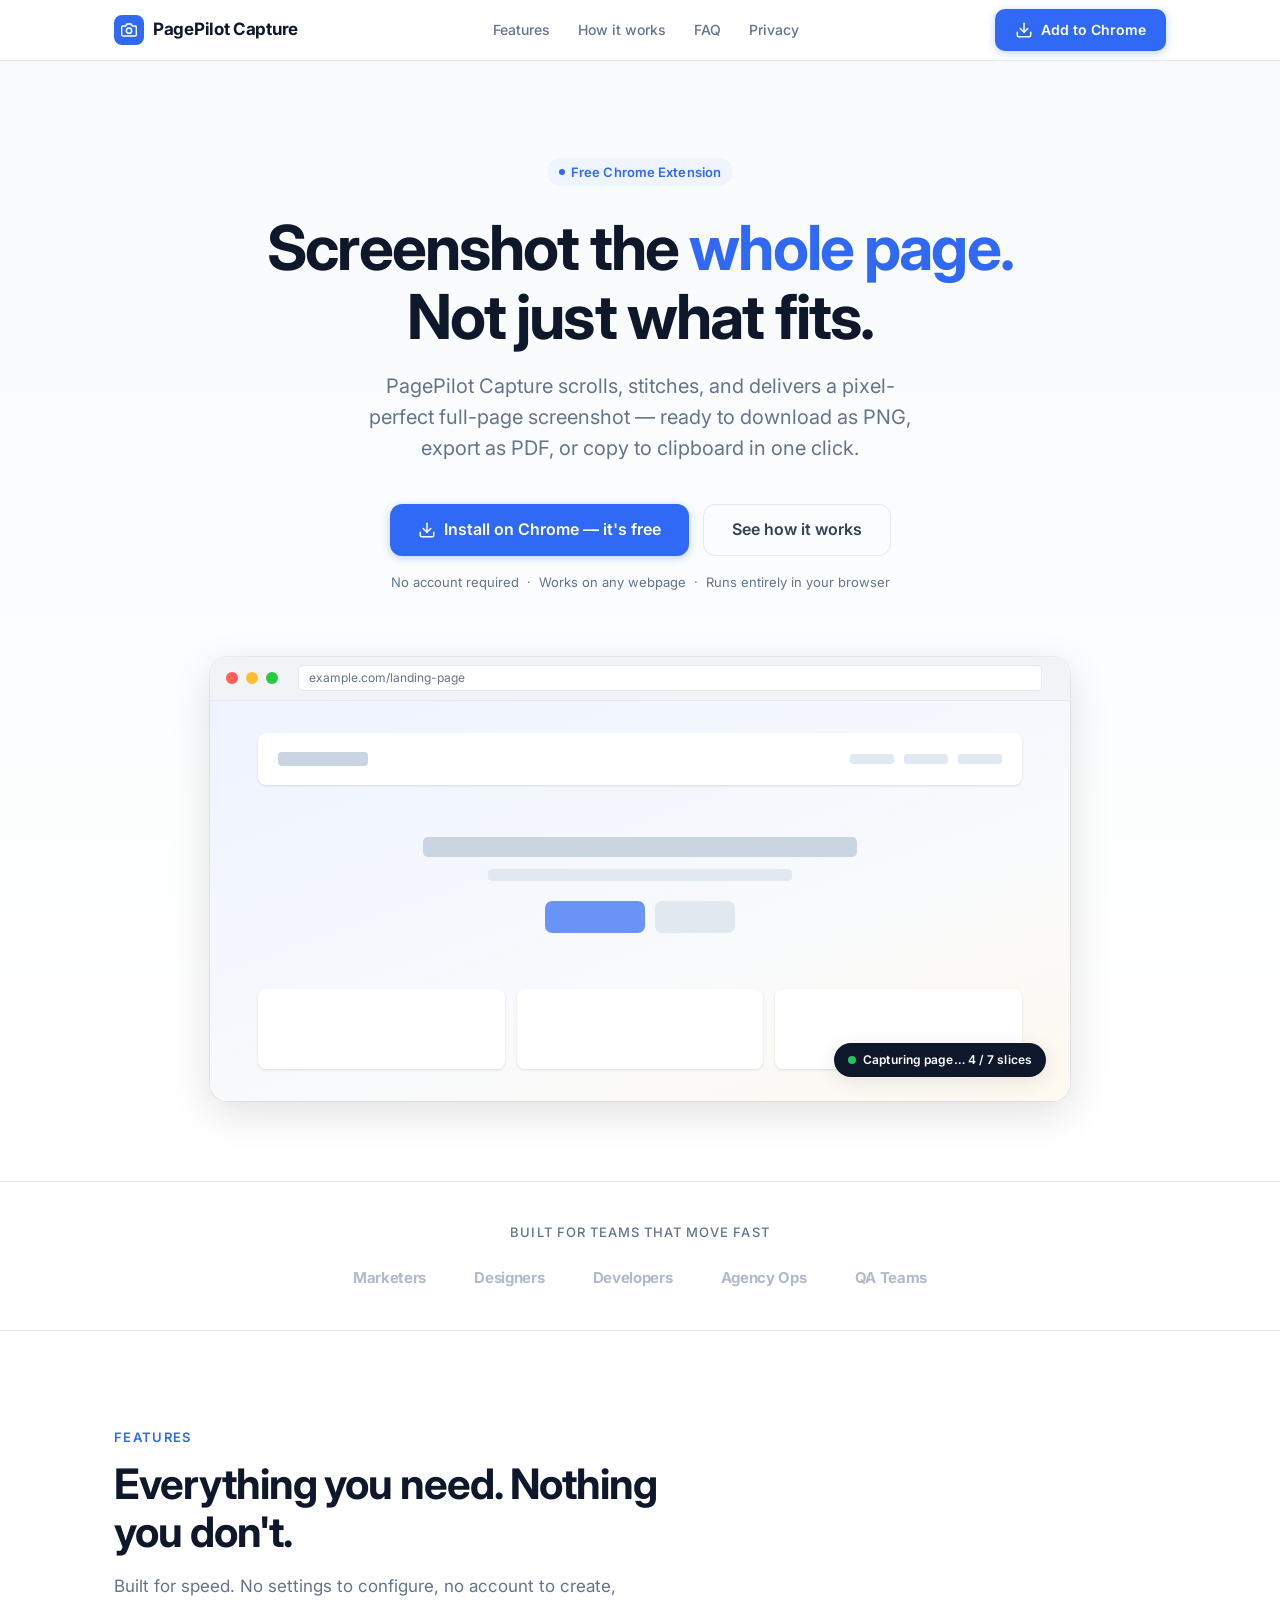
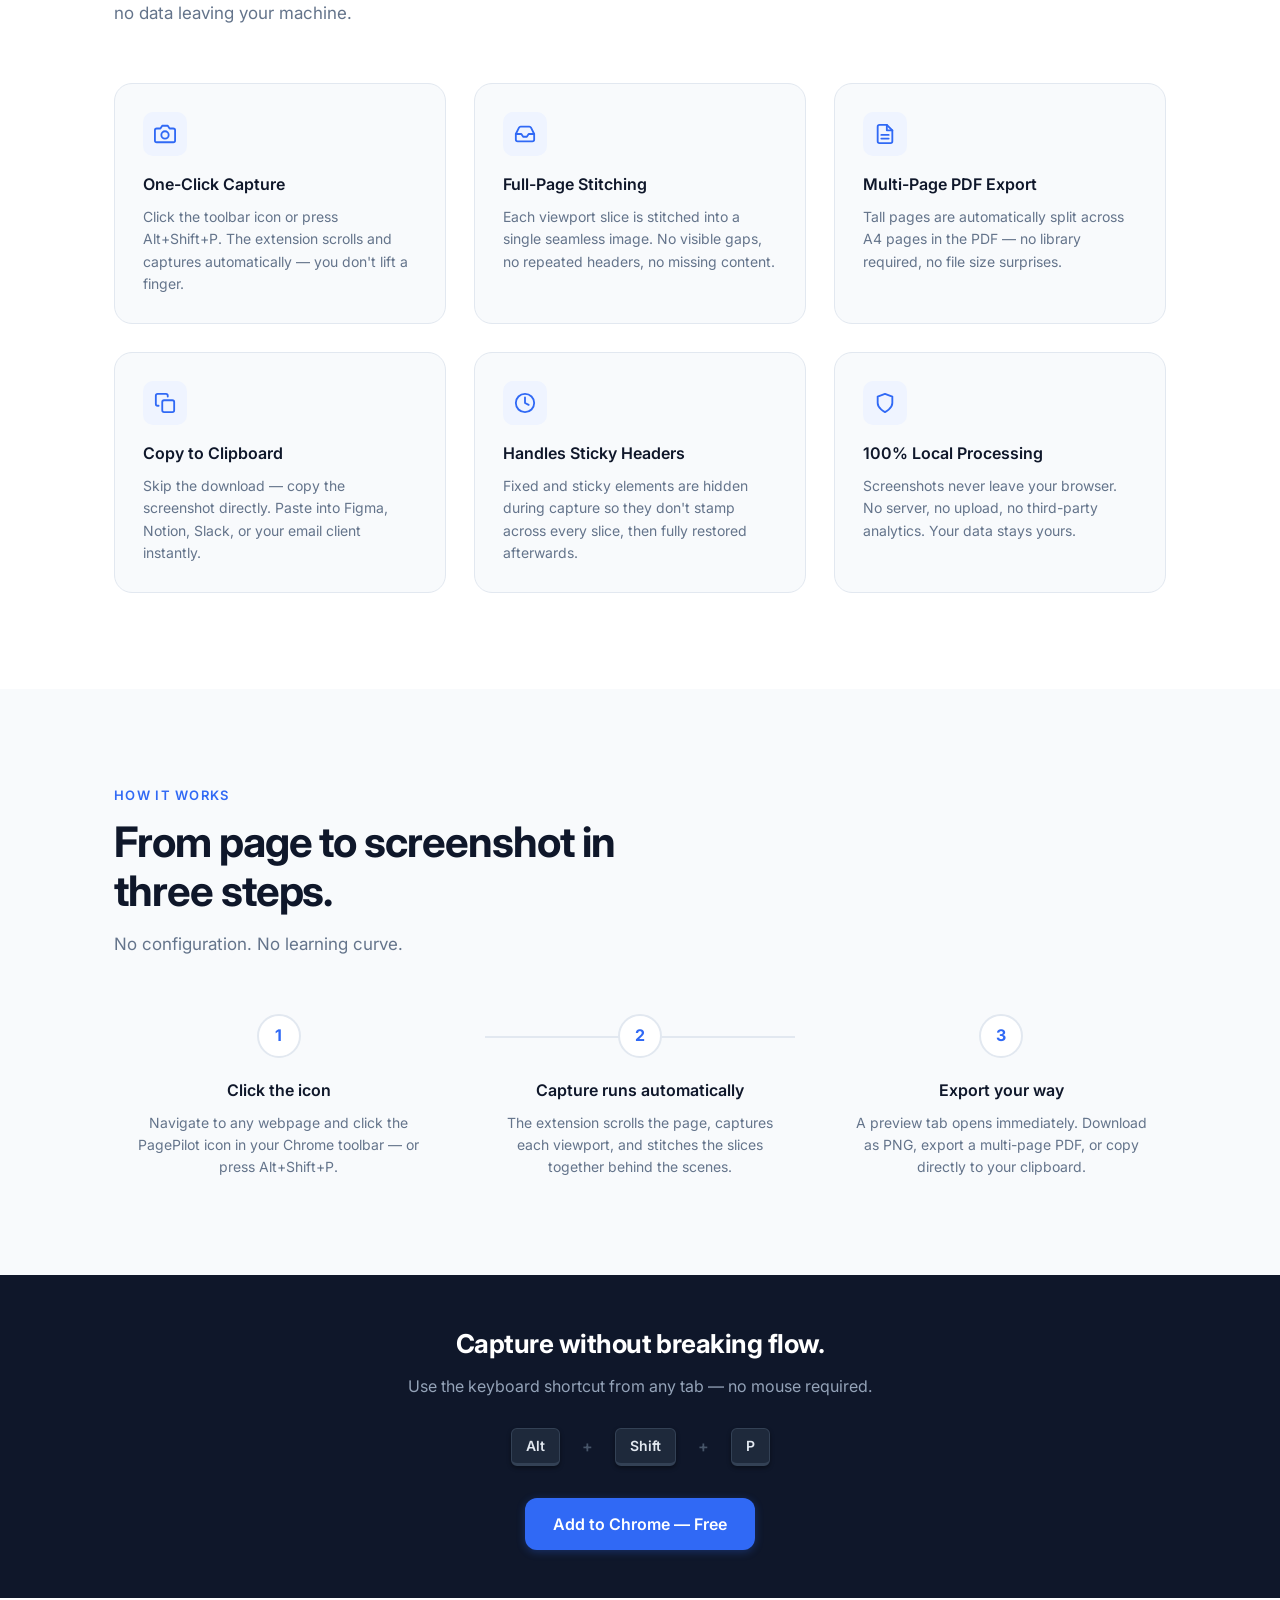
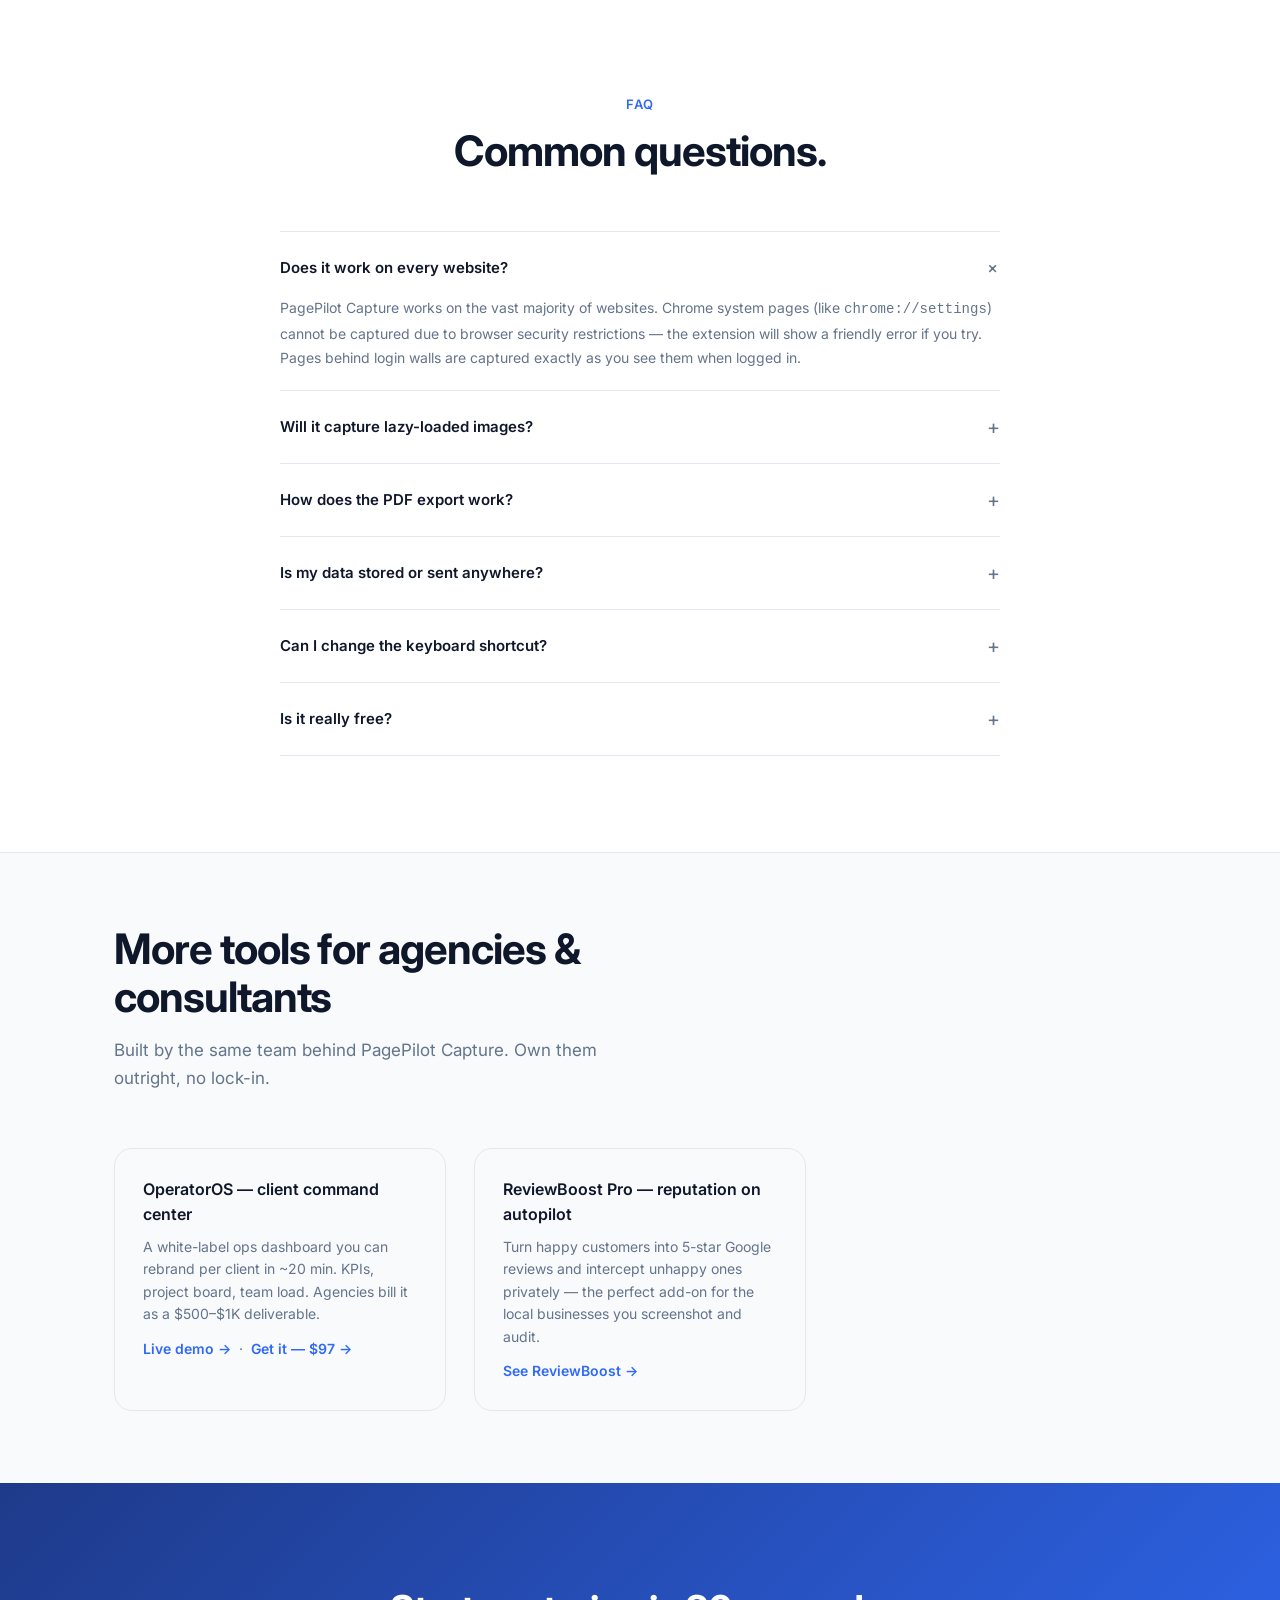
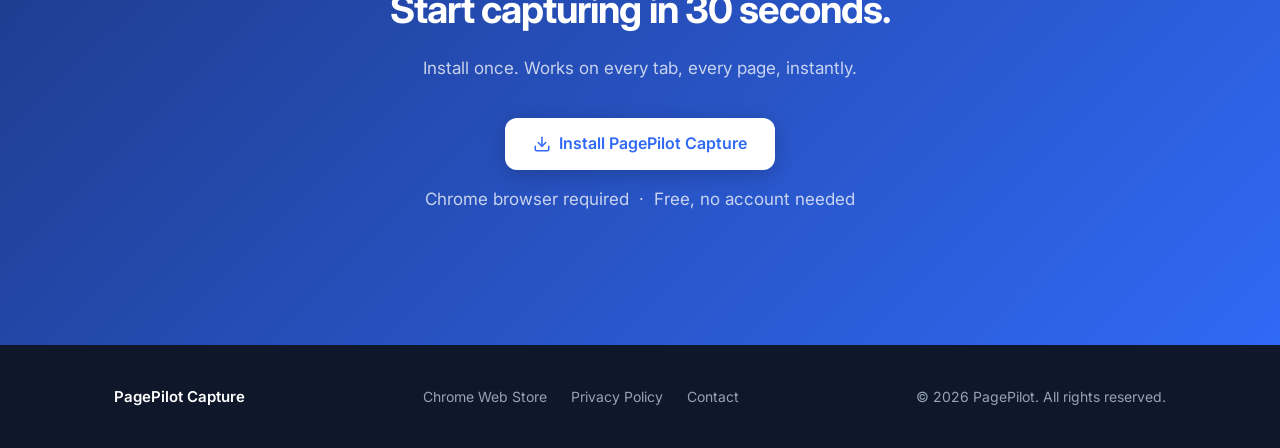
<file: index.html>
<!DOCTYPE html>
<html lang="en">
<head>
  <meta charset="UTF-8" />
  <meta name="viewport" content="width=device-width, initial-scale=1.0" />
  <title>PagePilot Capture — Full-Page Screenshots for Chrome</title>
  <meta name="description" content="One-click full-page screenshots for Chrome. Preview, download PNG, export multi-page PDF, or copy to clipboard. Free. No sign-up." />
  <meta property="og:title" content="PagePilot Capture — Full-Page Screenshots for Chrome" />
  <meta property="og:description" content="Capture any webpage end-to-end in seconds. Preview, PNG, PDF, clipboard." />
  <meta property="og:type" content="website" />
  <meta property="og:url" content="https://tyris77.github.io/pagepilot-capture/" />
  <meta property="og:image" content="https://tyris77.github.io/pagepilot-capture/og-image.png" />
  <link rel="preconnect" href="https://fonts.googleapis.com" />
  <link rel="preconnect" href="https://fonts.gstatic.com" crossorigin />
  <link href="https://fonts.googleapis.com/css2?family=Inter:wght@400;500;600;700&display=swap" rel="stylesheet" />
  <style>
    /* ── Design Tokens ─────────────────────────────────────────────────────── */
    :root {
      --blue:       #3069F5;
      --blue-dk:    #1e4fd8;
      --blue-lt:    #eff4ff;
      --dark:       #0f172a;
      --text:       #334155;
      --muted:      #64748b;
      --border:     #e2e8f0;
      --surface:    #f8fafc;
      --white:      #ffffff;
      --radius:     10px;
      --radius-lg:  18px;
      --shadow-sm:  0 1px 3px rgba(0,0,0,.07), 0 1px 2px rgba(0,0,0,.05);
      --shadow-md:  0 4px 20px rgba(0,0,0,.09);
      --shadow-lg:  0 12px 40px rgba(0,0,0,.12);
      --font:       'Inter', -apple-system, BlinkMacSystemFont, 'Segoe UI', sans-serif;
      --max-w:      1100px;
    }

    /* ── Reset ─────────────────────────────────────────────────────────────── */
    *, *::before, *::after { box-sizing: border-box; margin: 0; padding: 0; }
    html { scroll-behavior: smooth; -webkit-font-smoothing: antialiased; }
    body { font-family: var(--font); color: var(--text); background: var(--white); font-size: 16px; line-height: 1.6; }
    a { color: inherit; text-decoration: none; }
    img { max-width: 100%; display: block; }
    ul { list-style: none; }

    /* ── Layout Helpers ────────────────────────────────────────────────────── */
    .container { max-width: var(--max-w); margin: 0 auto; padding: 0 24px; }
    .section    { padding: 96px 0; }
    .section-sm { padding: 64px 0; }

    /* ── Nav ───────────────────────────────────────────────────────────────── */
    nav {
      position: sticky;
      top: 0;
      z-index: 100;
      background: rgba(255,255,255,.9);
      backdrop-filter: blur(12px);
      -webkit-backdrop-filter: blur(12px);
      border-bottom: 1px solid var(--border);
    }
    .nav-inner {
      display: flex;
      align-items: center;
      justify-content: space-between;
      height: 60px;
    }
    .nav-brand {
      display: flex;
      align-items: center;
      gap: 9px;
      font-weight: 700;
      font-size: 17px;
      color: var(--dark);
      letter-spacing: -.3px;
    }
    .nav-brand-icon {
      width: 30px;
      height: 30px;
      background: var(--blue);
      border-radius: 8px;
      display: flex;
      align-items: center;
      justify-content: center;
      flex-shrink: 0;
    }
    .nav-brand-icon svg { width: 16px; height: 16px; color: #fff; }
    .nav-links { display: flex; align-items: center; gap: 28px; }
    .nav-links a { font-size: 14px; color: var(--muted); font-weight: 500; transition: color .15s; }
    .nav-links a:hover { color: var(--dark); }
    .nav-cta { display: flex; align-items: center; gap: 12px; }

    /* ── Buttons ───────────────────────────────────────────────────────────── */
    .btn {
      display: inline-flex;
      align-items: center;
      justify-content: center;
      gap: 8px;
      height: 42px;
      padding: 0 20px;
      border-radius: var(--radius);
      font-family: var(--font);
      font-size: 14px;
      font-weight: 600;
      cursor: pointer;
      border: none;
      transition: background .15s, box-shadow .15s, transform .1s;
      white-space: nowrap;
    }
    .btn:active { transform: scale(.97); }
    .btn-primary {
      background: var(--blue);
      color: #fff;
      box-shadow: 0 2px 8px rgba(48,105,245,.3);
    }
    .btn-primary:hover { background: var(--blue-dk); box-shadow: 0 4px 14px rgba(48,105,245,.4); }
    .btn-outline {
      background: transparent;
      color: var(--text);
      border: 1.5px solid var(--border);
    }
    .btn-outline:hover { border-color: #b0b8c9; background: var(--surface); }
    .btn-lg { height: 52px; padding: 0 28px; font-size: 16px; border-radius: 12px; }
    .btn svg { width: 18px; height: 18px; flex-shrink: 0; }

    /* ── Hero ──────────────────────────────────────────────────────────────── */
    .hero {
      padding: 96px 0 80px;
      background: linear-gradient(180deg, var(--surface) 0%, var(--white) 100%);
      border-bottom: 1px solid var(--border);
      text-align: center;
    }
    .hero-badge {
      display: inline-flex;
      align-items: center;
      gap: 6px;
      background: var(--blue-lt);
      color: var(--blue);
      font-size: 13px;
      font-weight: 600;
      padding: 4px 12px;
      border-radius: 100px;
      margin-bottom: 28px;
      letter-spacing: .1px;
    }
    .hero-badge span { width: 6px; height: 6px; background: var(--blue); border-radius: 50%; }
    .hero h1 {
      font-size: clamp(36px, 5.5vw, 62px);
      font-weight: 700;
      line-height: 1.1;
      letter-spacing: -.03em;
      color: var(--dark);
      max-width: 800px;
      margin: 0 auto 20px;
    }
    .hero h1 em { font-style: normal; color: var(--blue); }
    .hero-sub {
      font-size: clamp(17px, 2vw, 20px);
      color: var(--muted);
      max-width: 560px;
      margin: 0 auto 40px;
      line-height: 1.55;
    }
    .hero-actions { display: flex; align-items: center; justify-content: center; gap: 14px; flex-wrap: wrap; }
    .hero-note { margin-top: 16px; font-size: 13px; color: var(--muted); }

    /* ── Browser Mockup ────────────────────────────────────────────────────── */
    .mockup-wrap {
      margin: 64px auto 0;
      max-width: 860px;
      position: relative;
    }
    .browser {
      background: var(--white);
      border-radius: var(--radius-lg);
      box-shadow: var(--shadow-lg), 0 0 0 1px rgba(0,0,0,.06);
      overflow: hidden;
    }
    .browser-bar {
      background: #f1f3f6;
      height: 44px;
      display: flex;
      align-items: center;
      padding: 0 16px;
      gap: 8px;
      border-bottom: 1px solid var(--border);
    }
    .browser-dot { width: 12px; height: 12px; border-radius: 50%; }
    .browser-dot:nth-child(1) { background: #ff5f56; }
    .browser-dot:nth-child(2) { background: #ffbd2e; }
    .browser-dot:nth-child(3) { background: #27c93f; }
    .browser-url {
      flex: 1;
      height: 26px;
      background: #fff;
      border-radius: 5px;
      border: 1px solid var(--border);
      margin: 0 12px;
      display: flex;
      align-items: center;
      padding: 0 10px;
      font-size: 12px;
      color: var(--muted);
    }
    .browser-body {
      padding: 0;
      min-height: 400px;
      background: linear-gradient(160deg, #eef3ff 0%, #f8fafc 60%, #fef9f0 100%);
      display: flex;
      align-items: center;
      justify-content: center;
      flex-direction: column;
      gap: 20px;
      position: relative;
      overflow: hidden;
    }
    /* Simulated page content strips */
    .page-sim { width: 100%; padding: 32px 48px; }
    .sim-header {
      height: 52px;
      background: var(--white);
      border-radius: 8px;
      margin-bottom: 20px;
      display: flex;
      align-items: center;
      padding: 0 20px;
      gap: 16px;
      box-shadow: var(--shadow-sm);
    }
    .sim-logo { width: 90px; height: 14px; background: #cbd5e1; border-radius: 4px; }
    .sim-nav  { display: flex; gap: 10px; margin-left: auto; }
    .sim-nav span { width: 44px; height: 10px; background: #e2e8f0; border-radius: 3px; }
    .sim-hero-block { text-align: center; padding: 32px 20px; }
    .sim-h { width: 60%; height: 20px; background: #cbd5e1; border-radius: 5px; margin: 0 auto 12px; }
    .sim-sub { width: 42%; height: 12px; background: #e2e8f0; border-radius: 4px; margin: 0 auto 20px; }
    .sim-btn-row { display: flex; gap: 10px; justify-content: center; }
    .sim-btn { width: 100px; height: 32px; background: var(--blue); border-radius: 7px; opacity: .7; }
    .sim-btn-g { width: 80px; height: 32px; background: var(--border); border-radius: 7px; }
    .sim-cards { display: grid; grid-template-columns: repeat(3,1fr); gap: 12px; margin-top: 24px; }
    .sim-card { height: 80px; background: var(--white); border-radius: 8px; box-shadow: var(--shadow-sm); }

    /* Capture overlay pill */
    .capture-pill {
      position: absolute;
      bottom: 24px;
      right: 24px;
      background: var(--dark);
      color: #fff;
      font-size: 12px;
      font-weight: 600;
      padding: 7px 14px;
      border-radius: 100px;
      display: flex;
      align-items: center;
      gap: 7px;
      box-shadow: var(--shadow-md);
      letter-spacing: .1px;
    }
    .capture-dot {
      width: 8px; height: 8px; border-radius: 50%;
      background: #22c55e;
      animation: blink 1.2s ease-in-out infinite;
    }
    @keyframes blink { 0%,100%{opacity:1} 50%{opacity:.3} }

    /* ── Logos / Trust Strip ───────────────────────────────────────────────── */
    .trust {
      padding: 40px 0;
      border-bottom: 1px solid var(--border);
      text-align: center;
    }
    .trust p { font-size: 13px; color: var(--muted); font-weight: 500; margin-bottom: 24px; text-transform: uppercase; letter-spacing: .08em; }
    .trust-logos { display: flex; align-items: center; justify-content: center; gap: 48px; flex-wrap: wrap; }
    .trust-logo {
      font-size: 15px;
      font-weight: 700;
      color: #b0bac9;
      letter-spacing: -.3px;
    }

    /* ── Features ──────────────────────────────────────────────────────────── */
    .features { background: var(--white); }
    .section-label {
      font-size: 13px;
      font-weight: 600;
      text-transform: uppercase;
      letter-spacing: .1em;
      color: var(--blue);
      margin-bottom: 12px;
    }
    .section-title {
      font-size: clamp(28px, 3.5vw, 42px);
      font-weight: 700;
      color: var(--dark);
      letter-spacing: -.025em;
      line-height: 1.15;
      max-width: 600px;
      margin-bottom: 16px;
    }
    .section-sub {
      font-size: 17px;
      color: var(--muted);
      max-width: 520px;
      line-height: 1.6;
      margin-bottom: 56px;
    }
    .feature-grid {
      display: grid;
      grid-template-columns: repeat(3, 1fr);
      gap: 28px;
    }
    .feature-card {
      background: var(--surface);
      border: 1px solid var(--border);
      border-radius: var(--radius-lg);
      padding: 28px;
      transition: box-shadow .2s, transform .2s;
    }
    .feature-card:hover { box-shadow: var(--shadow-md); transform: translateY(-2px); }
    .feature-icon {
      width: 44px; height: 44px;
      background: var(--blue-lt);
      border-radius: 10px;
      display: flex;
      align-items: center;
      justify-content: center;
      margin-bottom: 16px;
    }
    .feature-icon svg { width: 22px; height: 22px; color: var(--blue); }
    .feature-card h3 { font-size: 16px; font-weight: 600; color: var(--dark); margin-bottom: 8px; }
    .feature-card p  { font-size: 14px; color: var(--muted); line-height: 1.6; }

    /* ── How It Works ──────────────────────────────────────────────────────── */
    .hiw { background: var(--surface); }
    .steps { display: grid; grid-template-columns: repeat(3,1fr); gap: 32px; position: relative; }
    .steps::before {
      content: '';
      position: absolute;
      top: 22px;
      left: calc(33% + 24px);
      right: calc(33% + 24px);
      height: 2px;
      background: var(--border);
      pointer-events: none;
    }
    .step { text-align: center; padding: 0 16px; }
    .step-num {
      width: 44px; height: 44px;
      border-radius: 50%;
      background: var(--white);
      border: 2px solid var(--border);
      display: flex;
      align-items: center;
      justify-content: center;
      font-weight: 700;
      font-size: 16px;
      color: var(--blue);
      margin: 0 auto 20px;
      position: relative;
      z-index: 1;
    }
    .step h3 { font-size: 16px; font-weight: 600; color: var(--dark); margin-bottom: 8px; }
    .step p  { font-size: 14px; color: var(--muted); line-height: 1.6; }

    /* ── Shortcut Callout ──────────────────────────────────────────────────── */
    .shortcut-strip {
      background: var(--dark);
      color: #fff;
      padding: 48px 0;
      text-align: center;
    }
    .shortcut-strip h2 { font-size: 26px; font-weight: 700; margin-bottom: 10px; letter-spacing: -.02em; }
    .shortcut-strip p  { font-size: 16px; color: #94a3b8; margin-bottom: 28px; }
    .kbd-row { display: flex; align-items: center; justify-content: center; gap: 8px; margin-bottom: 32px; }
    kbd {
      display: inline-flex;
      align-items: center;
      justify-content: center;
      background: #1e293b;
      border: 1px solid #334155;
      border-bottom: 3px solid #334155;
      border-radius: 6px;
      padding: 6px 14px;
      font-family: var(--font);
      font-size: 14px;
      font-weight: 600;
      color: #e2e8f0;
      box-shadow: 0 2px 4px rgba(0,0,0,.4);
    }
    kbd.kbd-plus { background: none; border: none; box-shadow: none; color: #475569; font-size: 16px; }

    /* ── FAQ ───────────────────────────────────────────────────────────────── */
    .faq { background: var(--white); }
    .faq-grid { max-width: 720px; margin: 0 auto; display: flex; flex-direction: column; gap: 0; }
    details {
      border-bottom: 1px solid var(--border);
      padding: 20px 0;
    }
    details:first-of-type { border-top: 1px solid var(--border); }
    summary {
      font-weight: 600;
      font-size: 15px;
      color: var(--dark);
      cursor: pointer;
      list-style: none;
      display: flex;
      align-items: center;
      justify-content: space-between;
      gap: 16px;
      user-select: none;
    }
    summary::-webkit-details-marker { display: none; }
    summary::after {
      content: '+';
      font-size: 20px;
      font-weight: 400;
      color: var(--muted);
      flex-shrink: 0;
      transition: transform .2s;
    }
    details[open] summary::after { transform: rotate(45deg); }
    .faq-body { padding-top: 12px; font-size: 14px; color: var(--muted); line-height: 1.7; }
    .faq-body a { color: var(--blue); text-decoration: underline; }

    /* ── CTA Banner ────────────────────────────────────────────────────────── */
    .cta-banner {
      background: linear-gradient(135deg, #1e3a8a 0%, #3069F5 100%);
      padding: 96px 0;
      text-align: center;
      color: #fff;
    }
    .cta-banner h2 { font-size: clamp(28px, 3vw, 44px); font-weight: 700; letter-spacing: -.025em; margin-bottom: 14px; }
    .cta-banner p  { font-size: 17px; color: rgba(255,255,255,.75); margin-bottom: 36px; }
    .cta-banner .btn-primary { background: #fff; color: var(--blue); box-shadow: 0 4px 20px rgba(0,0,0,.2); }
    .cta-banner .btn-primary:hover { background: #f0f5ff; }
    .cta-note { margin-top: 16px; font-size: 13px; color: rgba(255,255,255,.5); }

    /* ── Footer ────────────────────────────────────────────────────────────── */
    footer {
      background: var(--dark);
      color: #94a3b8;
      padding: 40px 0;
      font-size: 14px;
    }
    .footer-inner {
      display: flex;
      align-items: center;
      justify-content: space-between;
      flex-wrap: wrap;
      gap: 16px;
    }
    .footer-brand { color: #fff; font-weight: 600; font-size: 15px; }
    .footer-links { display: flex; gap: 24px; }
    .footer-links a { transition: color .15s; }
    .footer-links a:hover { color: #fff; }

    /* ── Responsive ────────────────────────────────────────────────────────── */
    @media (max-width: 768px) {
      .nav-links { display: none; }
      .feature-grid { grid-template-columns: 1fr; }
      .steps { grid-template-columns: 1fr; gap: 40px; }
      .steps::before { display: none; }
      .hero { padding: 72px 0 56px; }
      .section { padding: 72px 0; }
      .mockup-wrap { margin-top: 48px; }
      .sim-cards { grid-template-columns: repeat(2,1fr); }
      .trust-logos { gap: 28px; }
      .footer-inner { flex-direction: column; align-items: flex-start; }
    }
    @media (max-width: 560px) {
      .btn-lg { width: 100%; }
      .hero-actions { flex-direction: column; align-items: stretch; }
    }
  </style>
</head>
<body>

  <!-- ── Navigation ──────────────────────────────────────────────────────────── -->
  <nav>
    <div class="container nav-inner">
      <a href="/" class="nav-brand">
        <div class="nav-brand-icon">
          <svg viewBox="0 0 24 24" fill="none" stroke="currentColor" stroke-width="2.2" stroke-linecap="round" stroke-linejoin="round">
            <path d="M23 19a2 2 0 0 1-2 2H3a2 2 0 0 1-2-2V8a2 2 0 0 1 2-2h4l2-3h6l2 3h4a2 2 0 0 1 2 2z"/>
            <circle cx="12" cy="13" r="4"/>
          </svg>
        </div>
        PagePilot Capture
      </a>
      <div class="nav-links">
        <a href="#features">Features</a>
        <a href="#how-it-works">How it works</a>
        <a href="#faq">FAQ</a>
        <a href="privacy.html">Privacy</a>
      </div>
      <div class="nav-cta">
        <a href="https://chromewebstore.google.com/detail/bncdedhnedojmmmbcmlmdedgocgnhgcd" class="btn btn-primary" target="_blank" rel="noopener">
          <svg viewBox="0 0 24 24" fill="none" stroke="currentColor" stroke-width="2" stroke-linecap="round" stroke-linejoin="round">
            <path d="M21 15v4a2 2 0 0 1-2 2H5a2 2 0 0 1-2-2v-4"/>
            <polyline points="7 10 12 15 17 10"/>
            <line x1="12" y1="15" x2="12" y2="3"/>
          </svg>
          Add to Chrome
        </a>
      </div>
    </div>
  </nav>

  <!-- ── Hero ─────────────────────────────────────────────────────────────────── -->
  <section class="hero">
    <div class="container">
      <div class="hero-badge"><span></span> Free Chrome Extension</div>
      <h1>Screenshot the <em>whole page.</em><br>Not just what fits.</h1>
      <p class="hero-sub">PagePilot Capture scrolls, stitches, and delivers a pixel-perfect full-page screenshot — ready to download as PNG, export as PDF, or copy to clipboard in one click.</p>
      <div class="hero-actions">
        <a href="https://chromewebstore.google.com/detail/bncdedhnedojmmmbcmlmdedgocgnhgcd" class="btn btn-primary btn-lg" target="_blank" rel="noopener">
          <svg viewBox="0 0 24 24" fill="none" stroke="currentColor" stroke-width="2" stroke-linecap="round" stroke-linejoin="round">
            <path d="M21 15v4a2 2 0 0 1-2 2H5a2 2 0 0 1-2-2v-4"/>
            <polyline points="7 10 12 15 17 10"/>
            <line x1="12" y1="15" x2="12" y2="3"/>
          </svg>
          Install on Chrome — it's free
        </a>
        <a href="#how-it-works" class="btn btn-outline btn-lg">See how it works</a>
      </div>
      <p class="hero-note">No account required &nbsp;·&nbsp; Works on any webpage &nbsp;·&nbsp; Runs entirely in your browser</p>

      <!-- Browser Mockup -->
      <div class="mockup-wrap">
        <div class="browser">
          <div class="browser-bar">
            <div class="browser-dot"></div>
            <div class="browser-dot"></div>
            <div class="browser-dot"></div>
            <div class="browser-url">example.com/landing-page</div>
          </div>
          <div class="browser-body">
            <div class="page-sim">
              <div class="sim-header">
                <div class="sim-logo"></div>
                <div class="sim-nav"><span></span><span></span><span></span></div>
              </div>
              <div class="sim-hero-block">
                <div class="sim-h"></div>
                <div class="sim-sub"></div>
                <div class="sim-btn-row">
                  <div class="sim-btn"></div>
                  <div class="sim-btn-g"></div>
                </div>
              </div>
              <div class="sim-cards">
                <div class="sim-card"></div>
                <div class="sim-card"></div>
                <div class="sim-card"></div>
              </div>
            </div>
            <div class="capture-pill">
              <div class="capture-dot"></div>
              Capturing page… 4 / 7 slices
            </div>
          </div>
        </div>
      </div>
    </div>
  </section>

  <!-- ── Trust Strip ───────────────────────────────────────────────────────────── -->
  <div class="trust">
    <div class="container">
      <p>Built for teams that move fast</p>
      <div class="trust-logos">
        <span class="trust-logo">Marketers</span>
        <span class="trust-logo">Designers</span>
        <span class="trust-logo">Developers</span>
        <span class="trust-logo">Agency Ops</span>
        <span class="trust-logo">QA Teams</span>
      </div>
    </div>
  </div>

  <!-- ── Features ──────────────────────────────────────────────────────────────── -->
  <section class="section features" id="features">
    <div class="container">
      <div class="section-label">Features</div>
      <h2 class="section-title">Everything you need. Nothing you don't.</h2>
      <p class="section-sub">Built for speed. No settings to configure, no account to create, no data leaving your machine.</p>
      <div class="feature-grid">

        <div class="feature-card">
          <div class="feature-icon">
            <svg viewBox="0 0 24 24" fill="none" stroke="currentColor" stroke-width="2" stroke-linecap="round" stroke-linejoin="round">
              <path d="M23 19a2 2 0 0 1-2 2H3a2 2 0 0 1-2-2V8a2 2 0 0 1 2-2h4l2-3h6l2 3h4a2 2 0 0 1 2 2z"/>
              <circle cx="12" cy="13" r="4"/>
            </svg>
          </div>
          <h3>One-Click Capture</h3>
          <p>Click the toolbar icon or press Alt+Shift+P. The extension scrolls and captures automatically — you don't lift a finger.</p>
        </div>

        <div class="feature-card">
          <div class="feature-icon">
            <svg viewBox="0 0 24 24" fill="none" stroke="currentColor" stroke-width="2" stroke-linecap="round" stroke-linejoin="round">
              <polyline points="22 12 16 12 14 15 10 15 8 12 2 12"/>
              <path d="M5.45 5.11L2 12v6a2 2 0 0 0 2 2h16a2 2 0 0 0 2-2v-6l-3.45-6.89A2 2 0 0 0 16.76 4H7.24a2 2 0 0 0-1.79 1.11z"/>
            </svg>
          </div>
          <h3>Full-Page Stitching</h3>
          <p>Each viewport slice is stitched into a single seamless image. No visible gaps, no repeated headers, no missing content.</p>
        </div>

        <div class="feature-card">
          <div class="feature-icon">
            <svg viewBox="0 0 24 24" fill="none" stroke="currentColor" stroke-width="2" stroke-linecap="round" stroke-linejoin="round">
              <path d="M14 2H6a2 2 0 0 0-2 2v16a2 2 0 0 0 2 2h12a2 2 0 0 0 2-2V8z"/>
              <polyline points="14 2 14 8 20 8"/>
              <line x1="16" y1="13" x2="8" y2="13"/>
              <line x1="16" y1="17" x2="8" y2="17"/>
            </svg>
          </div>
          <h3>Multi-Page PDF Export</h3>
          <p>Tall pages are automatically split across A4 pages in the PDF — no library required, no file size surprises.</p>
        </div>

        <div class="feature-card">
          <div class="feature-icon">
            <svg viewBox="0 0 24 24" fill="none" stroke="currentColor" stroke-width="2" stroke-linecap="round" stroke-linejoin="round">
              <rect x="9" y="9" width="13" height="13" rx="2" ry="2"/>
              <path d="M5 15H4a2 2 0 0 1-2-2V4a2 2 0 0 1 2-2h9a2 2 0 0 1 2 2v1"/>
            </svg>
          </div>
          <h3>Copy to Clipboard</h3>
          <p>Skip the download — copy the screenshot directly. Paste into Figma, Notion, Slack, or your email client instantly.</p>
        </div>

        <div class="feature-card">
          <div class="feature-icon">
            <svg viewBox="0 0 24 24" fill="none" stroke="currentColor" stroke-width="2" stroke-linecap="round" stroke-linejoin="round">
              <circle cx="12" cy="12" r="10"/>
              <polyline points="12 6 12 12 16 14"/>
            </svg>
          </div>
          <h3>Handles Sticky Headers</h3>
          <p>Fixed and sticky elements are hidden during capture so they don't stamp across every slice, then fully restored afterwards.</p>
        </div>

        <div class="feature-card">
          <div class="feature-icon">
            <svg viewBox="0 0 24 24" fill="none" stroke="currentColor" stroke-width="2" stroke-linecap="round" stroke-linejoin="round">
              <path d="M12 22s8-4 8-10V5l-8-3-8 3v7c0 6 8 10 8 10z"/>
            </svg>
          </div>
          <h3>100% Local Processing</h3>
          <p>Screenshots never leave your browser. No server, no upload, no third-party analytics. Your data stays yours.</p>
        </div>

      </div>
    </div>
  </section>

  <!-- ── How It Works ───────────────────────────────────────────────────────────── -->
  <section class="section hiw" id="how-it-works">
    <div class="container">
      <div class="section-label">How It Works</div>
      <h2 class="section-title">From page to screenshot in three steps.</h2>
      <p class="section-sub">No configuration. No learning curve.</p>
      <div class="steps">
        <div class="step">
          <div class="step-num">1</div>
          <h3>Click the icon</h3>
          <p>Navigate to any webpage and click the PagePilot icon in your Chrome toolbar — or press Alt+Shift+P.</p>
        </div>
        <div class="step">
          <div class="step-num">2</div>
          <h3>Capture runs automatically</h3>
          <p>The extension scrolls the page, captures each viewport, and stitches the slices together behind the scenes.</p>
        </div>
        <div class="step">
          <div class="step-num">3</div>
          <h3>Export your way</h3>
          <p>A preview tab opens immediately. Download as PNG, export a multi-page PDF, or copy directly to your clipboard.</p>
        </div>
      </div>
    </div>
  </section>

  <!-- ── Keyboard Shortcut Strip ───────────────────────────────────────────────── -->
  <div class="shortcut-strip">
    <div class="container">
      <h2>Capture without breaking flow.</h2>
      <p>Use the keyboard shortcut from any tab — no mouse required.</p>
      <div class="kbd-row">
        <kbd>Alt</kbd>
        <kbd class="kbd-plus">+</kbd>
        <kbd>Shift</kbd>
        <kbd class="kbd-plus">+</kbd>
        <kbd>P</kbd>
      </div>
      <a href="https://chromewebstore.google.com/detail/bncdedhnedojmmmbcmlmdedgocgnhgcd" class="btn btn-primary btn-lg" target="_blank" rel="noopener">
        Add to Chrome — Free
      </a>
    </div>
  </div>

  <!-- ── FAQ ───────────────────────────────────────────────────────────────────── -->
  <section class="section faq" id="faq">
    <div class="container">
      <div style="text-align:center; margin-bottom: 56px;">
        <div class="section-label">FAQ</div>
        <h2 class="section-title" style="margin: 0 auto;">Common questions.</h2>
      </div>
      <div class="faq-grid">

        <details open>
          <summary>Does it work on every website?</summary>
          <div class="faq-body">PagePilot Capture works on the vast majority of websites. Chrome system pages (like <code>chrome://settings</code>) cannot be captured due to browser security restrictions — the extension will show a friendly error if you try. Pages behind login walls are captured exactly as you see them when logged in.</div>
        </details>

        <details>
          <summary>Will it capture lazy-loaded images?</summary>
          <div class="faq-body">Yes. The extension adds a settle delay after each scroll step so lazy-loaded content has time to render before the screenshot fires. Very slow CDNs or custom loaders may occasionally not fully resolve — in those cases a second capture pass usually helps.</div>
        </details>

        <details>
          <summary>How does the PDF export work?</summary>
          <div class="faq-body">The full-page canvas is sliced into A4-sized rows and each row is embedded as a JPEG image in a standard PDF. No external library is required. The resulting PDF downloads directly to your machine — nothing is sent to a server.</div>
        </details>

        <details>
          <summary>Is my data stored or sent anywhere?</summary>
          <div class="faq-body">No. All processing happens locally inside your browser using the Canvas API. Screenshots are stored temporarily in Chrome's session storage until the preview tab loads, then immediately deleted. No analytics, no telemetry, no servers. See our <a href="privacy.html">Privacy Policy</a> for full details.</div>
        </details>

        <details>
          <summary>Can I change the keyboard shortcut?</summary>
          <div class="faq-body">Yes. Go to <code>chrome://extensions/shortcuts</code> in Chrome, find PagePilot Capture, and assign any combination you prefer. The default is Alt+Shift+P.</div>
        </details>

        <details>
          <summary>Is it really free?</summary>
          <div class="faq-body">Yes, completely free. No freemium tier, no capture limits, no watermarks. Install it and use it without restriction.</div>
        </details>

      </div>
    </div>
  </section>

  <!-- ── More Tools Funnel (EXP-004) ── additive; routes agency/consultant audience into OperatorOS + ReviewBoost. UTM-tagged; no cookies/JS/3rd-party. ── -->
  <section style="padding: 72px 0; background: var(--surface); border-top: 1px solid var(--border);">
    <div class="container">
      <h2 class="section-title">More tools for agencies &amp; consultants</h2>
      <p class="section-sub">Built by the same team behind PagePilot Capture. Own them outright, no lock-in.</p>
      <div class="feature-grid">
        <div class="feature-card">
          <h3>OperatorOS — client command center</h3>
          <p>A white-label ops dashboard you can rebrand per client in ~20 min. KPIs, project board, team load. Agencies bill it as a $500&ndash;$1K deliverable.</p>
          <p style="margin-top:12px;">
            <a href="https://operatoros-demo.netlify.app?utm_source=pagepilot&amp;utm_medium=ext_site&amp;utm_campaign=exp004" style="color:var(--blue); font-weight:600;">Live demo &rarr;</a>
            &nbsp;&middot;&nbsp;
            <a href="https://959799362467.gumroad.com/l/operatoros?utm_source=pagepilot&amp;utm_medium=ext_site&amp;utm_campaign=exp004" style="color:var(--blue); font-weight:600;">Get it &mdash; $97 &rarr;</a>
          </p>
        </div>
        <div class="feature-card">
          <h3>ReviewBoost Pro — reputation on autopilot</h3>
          <p>Turn happy customers into 5-star Google reviews and intercept unhappy ones privately &mdash; the perfect add-on for the local businesses you screenshot and audit.</p>
          <p style="margin-top:12px;">
            <a href="https://public-gules-delta.vercel.app/reviewboost.html?utm_source=pagepilot&amp;utm_medium=ext_site&amp;utm_campaign=exp004" style="color:var(--blue); font-weight:600;">See ReviewBoost &rarr;</a>
          </p>
        </div>
      </div>
    </div>
  </section>

  <!-- ── CTA Banner ─────────────────────────────────────────────────────────────── -->
  <div class="cta-banner">
    <div class="container">
      <h2>Start capturing in 30 seconds.</h2>
      <p>Install once. Works on every tab, every page, instantly.</p>
      <a href="https://chromewebstore.google.com/detail/bncdedhnedojmmmbcmlmdedgocgnhgcd" class="btn btn-primary btn-lg" target="_blank" rel="noopener">
        <svg viewBox="0 0 24 24" fill="none" stroke="currentColor" stroke-width="2" stroke-linecap="round" stroke-linejoin="round">
          <path d="M21 15v4a2 2 0 0 1-2 2H5a2 2 0 0 1-2-2v-4"/>
          <polyline points="7 10 12 15 17 10"/>
          <line x1="12" y1="15" x2="12" y2="3"/>
        </svg>
        Install PagePilot Capture
      </a>
      <p class="cta-note">Chrome browser required &nbsp;·&nbsp; Free, no account needed</p>
    </div>
  </div>

  <!-- ── Footer ────────────────────────────────────────────────────────────────── -->
  <footer>
    <div class="container footer-inner">
      <span class="footer-brand">PagePilot Capture</span>
      <div class="footer-links">
        <a href="https://chromewebstore.google.com/detail/bncdedhnedojmmmbcmlmdedgocgnhgcd" target="_blank" rel="noopener">Chrome Web Store</a>
        <a href="privacy.html">Privacy Policy</a>
        <a href="mailto:tyris77@gmail.com">Contact</a>
      </div>
      <span>&copy; 2026 PagePilot. All rights reserved.</span>
    </div>
  </footer>

  <script>
    // Animate feature cards in on scroll
    if ('IntersectionObserver' in window) {
      const cards = document.querySelectorAll('.feature-card, .step');
      const observer = new IntersectionObserver((entries) => {
        entries.forEach((e, i) => {
          if (e.isIntersecting) {
            e.target.style.transition = `opacity .4s ease ${i * 60}ms, transform .4s ease ${i * 60}ms`;
            e.target.style.opacity = '1';
            e.target.style.transform = 'translateY(0)';
            observer.unobserve(e.target);
          }
        });
      }, { threshold: 0.1 });

      cards.forEach(card => {
        card.style.opacity = '0';
        card.style.transform = 'translateY(18px)';
        observer.observe(card);
      });
    }
  </script>

</body>
</html>
</file>
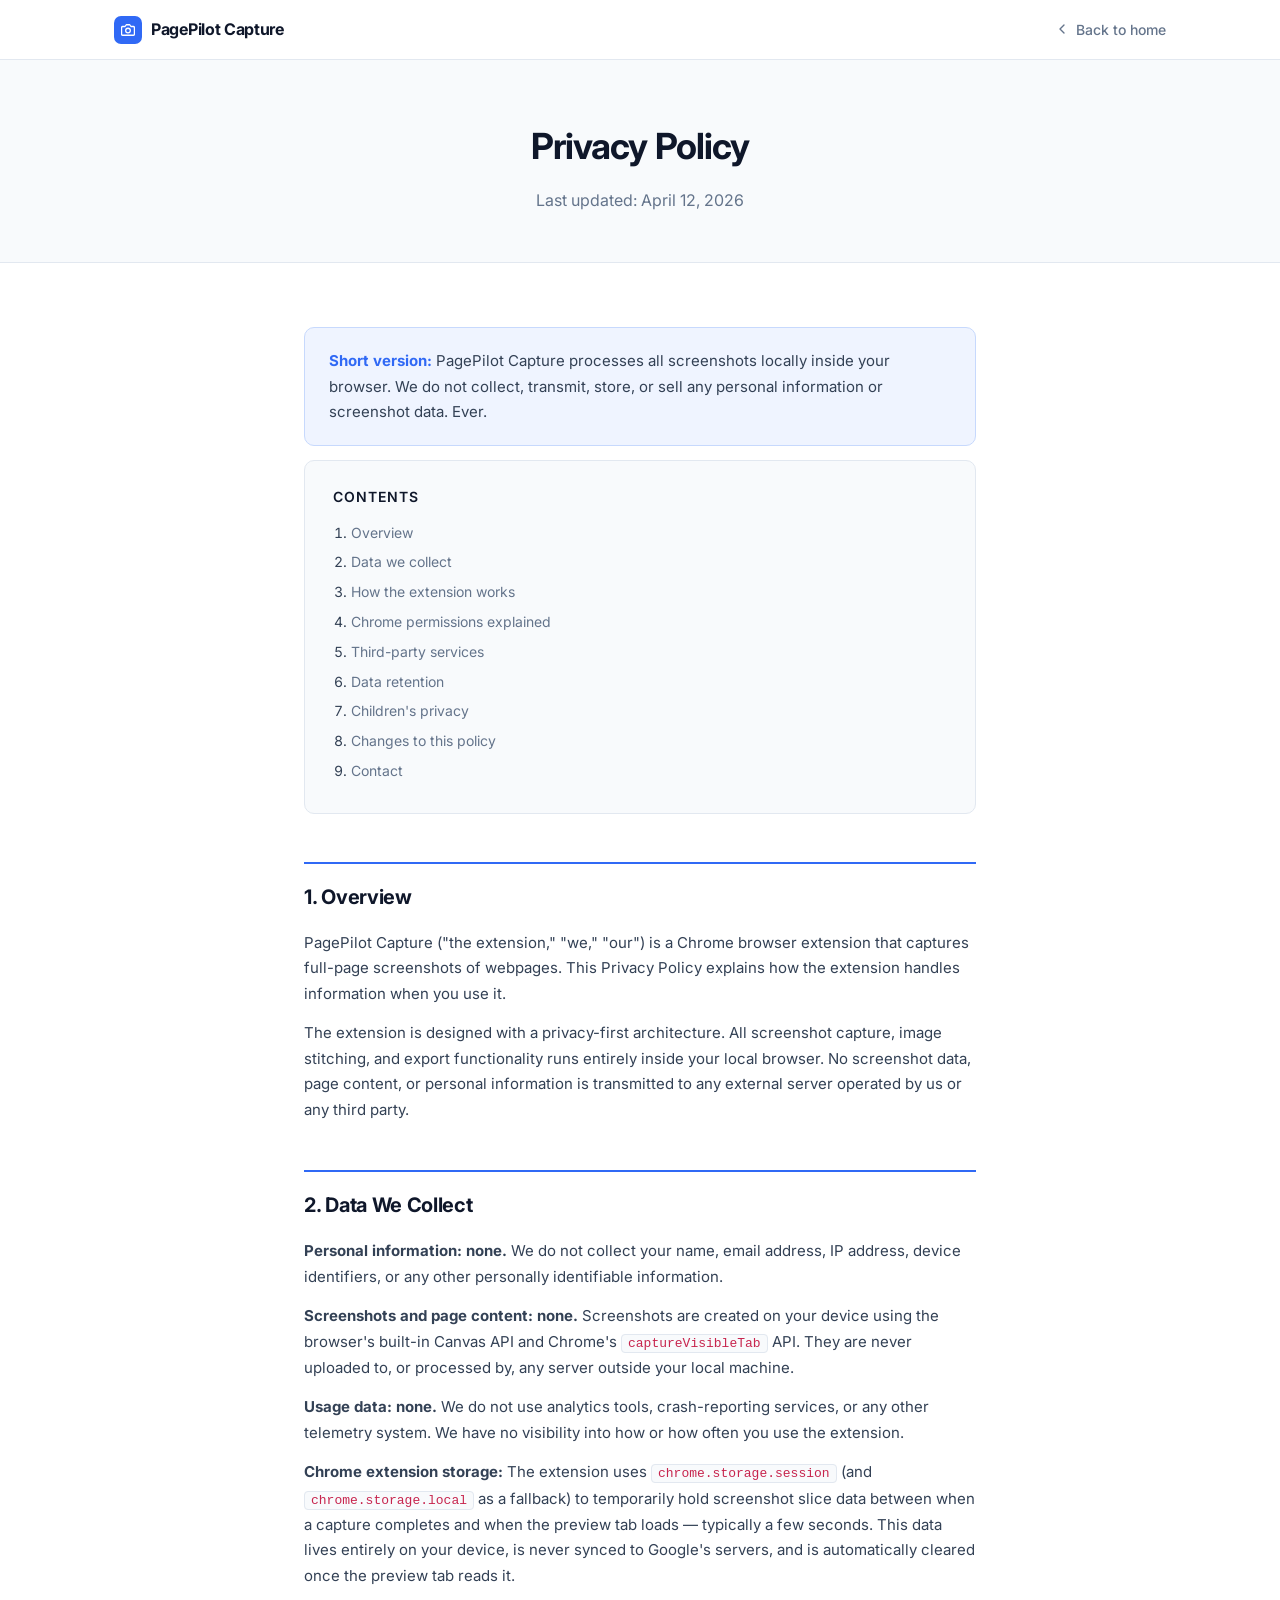
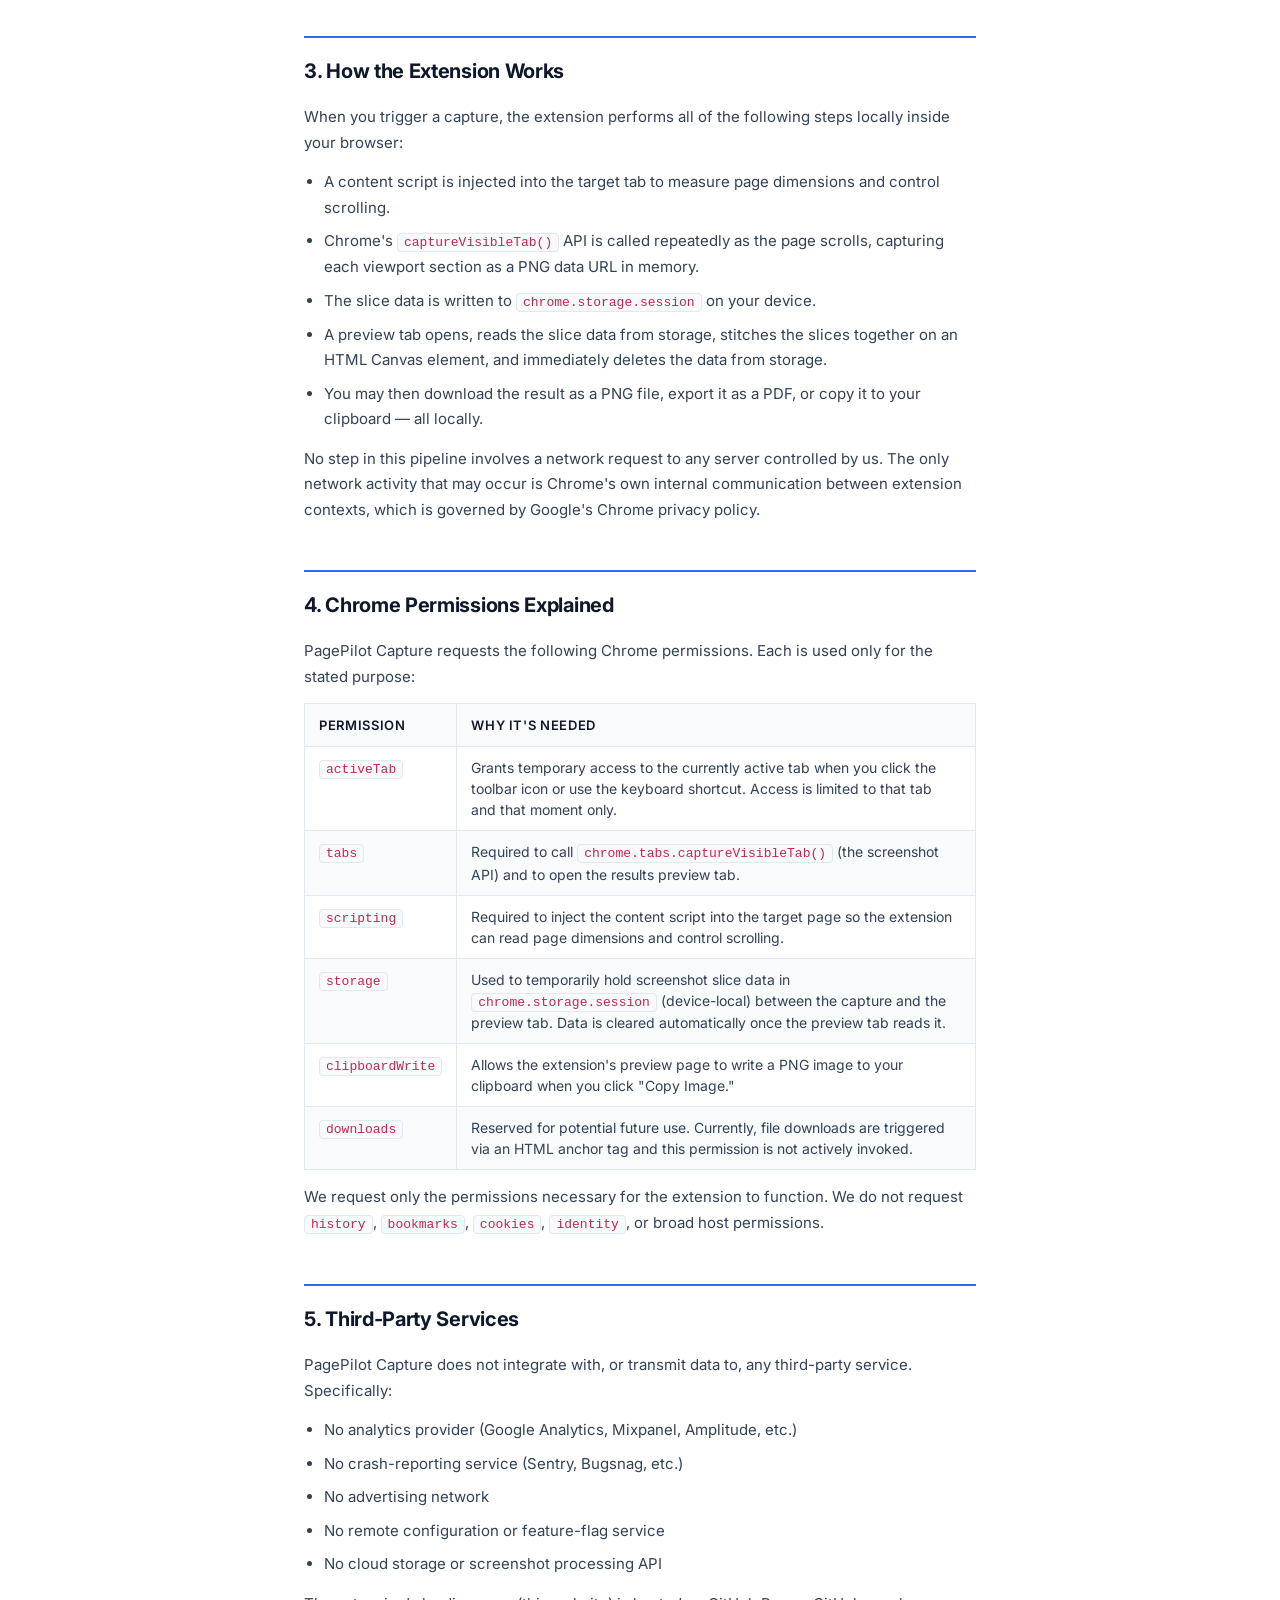
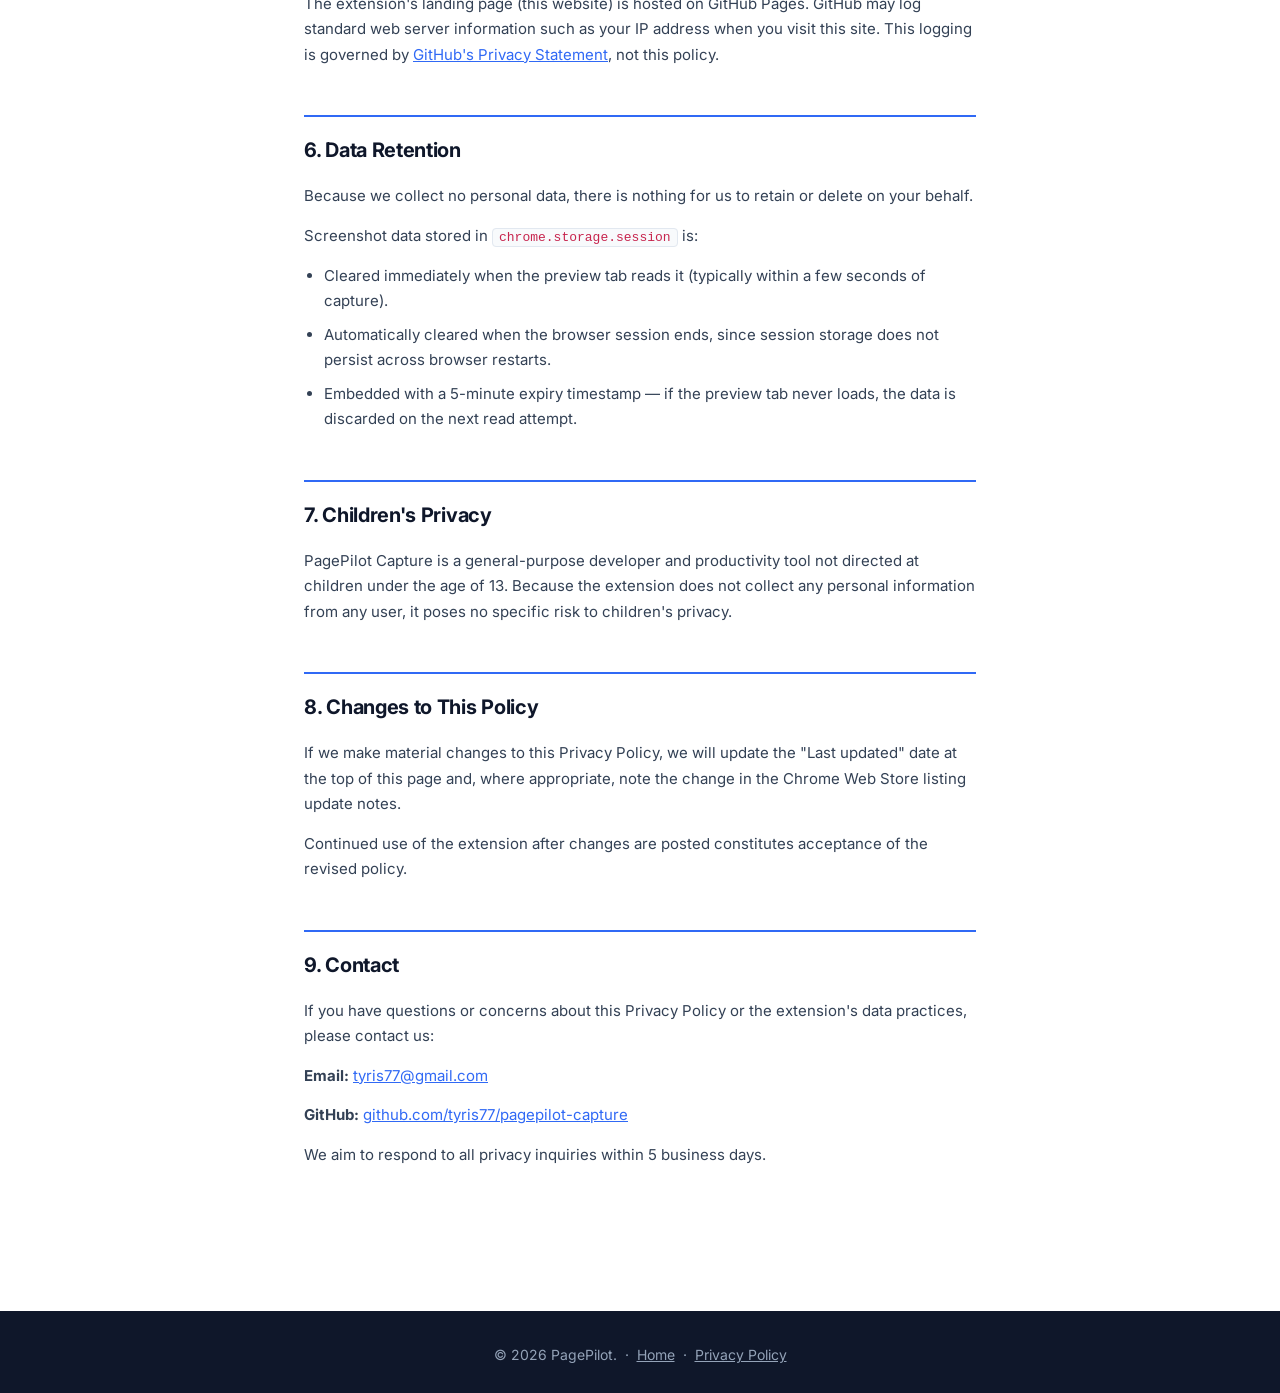
<file: privacy.html>
<!DOCTYPE html>
<html lang="en">
<head>
  <meta charset="UTF-8" />
  <meta name="viewport" content="width=device-width, initial-scale=1.0" />
  <title>Privacy Policy — PagePilot Capture</title>
  <meta name="description" content="PagePilot Capture Privacy Policy. All processing happens locally in your browser. No data is collected, stored, or shared." />
  <link rel="preconnect" href="https://fonts.googleapis.com" />
  <link rel="preconnect" href="https://fonts.gstatic.com" crossorigin />
  <link href="https://fonts.googleapis.com/css2?family=Inter:wght@400;500;600;700&display=swap" rel="stylesheet" />
  <style>
    :root {
      --blue:    #3069F5;
      --dark:    #0f172a;
      --text:    #334155;
      --muted:   #64748b;
      --border:  #e2e8f0;
      --surface: #f8fafc;
      --white:   #ffffff;
      --radius:  10px;
      --font:    'Inter', -apple-system, BlinkMacSystemFont, 'Segoe UI', sans-serif;
    }
    *, *::before, *::after { box-sizing: border-box; margin: 0; padding: 0; }
    html { -webkit-font-smoothing: antialiased; scroll-behavior: smooth; }
    body { font-family: var(--font); color: var(--text); background: var(--white); font-size: 16px; line-height: 1.7; }
    a { color: var(--blue); text-decoration: underline; }
    a:hover { opacity: .8; }

    /* Nav */
    nav {
      background: var(--white);
      border-bottom: 1px solid var(--border);
      height: 60px;
      display: flex;
      align-items: center;
    }
    .nav-inner {
      max-width: 1100px;
      margin: 0 auto;
      padding: 0 24px;
      width: 100%;
      display: flex;
      align-items: center;
      justify-content: space-between;
    }
    .nav-brand {
      display: flex;
      align-items: center;
      gap: 9px;
      font-weight: 700;
      font-size: 16px;
      color: var(--dark);
      text-decoration: none;
      letter-spacing: -.3px;
    }
    .nav-brand-icon {
      width: 28px; height: 28px;
      background: var(--blue);
      border-radius: 7px;
      display: flex;
      align-items: center;
      justify-content: center;
    }
    .nav-brand-icon svg { width: 14px; height: 14px; color: #fff; }
    .nav-back {
      font-size: 14px;
      color: var(--muted);
      text-decoration: none;
      display: flex;
      align-items: center;
      gap: 6px;
      font-weight: 500;
      transition: color .15s;
    }
    .nav-back:hover { color: var(--dark); }

    /* Hero strip */
    .page-hero {
      background: var(--surface);
      border-bottom: 1px solid var(--border);
      padding: 56px 24px 48px;
      text-align: center;
    }
    .page-hero h1 {
      font-size: 36px;
      font-weight: 700;
      color: var(--dark);
      letter-spacing: -.025em;
      margin-bottom: 10px;
    }
    .page-hero p {
      font-size: 16px;
      color: var(--muted);
    }

    /* Content */
    .content {
      max-width: 720px;
      margin: 0 auto;
      padding: 64px 24px 96px;
    }
    .toc {
      background: var(--surface);
      border: 1px solid var(--border);
      border-radius: var(--radius);
      padding: 24px 28px;
      margin-bottom: 48px;
    }
    .toc h2 { font-size: 14px; font-weight: 600; color: var(--dark); margin-bottom: 12px; text-transform: uppercase; letter-spacing: .07em; }
    .toc ol { padding-left: 18px; }
    .toc li { font-size: 14px; margin-bottom: 6px; }
    .toc a { color: var(--muted); text-decoration: none; }
    .toc a:hover { color: var(--blue); text-decoration: underline; }

    .policy-section { margin-bottom: 48px; }
    .policy-section h2 {
      font-size: 20px;
      font-weight: 700;
      color: var(--dark);
      letter-spacing: -.015em;
      margin-bottom: 16px;
      padding-top: 8px;
      border-top: 2px solid var(--blue);
      padding-top: 16px;
    }
    .policy-section p { margin-bottom: 14px; color: var(--text); font-size: 15px; }
    .policy-section p:last-child { margin-bottom: 0; }
    .policy-section ul {
      padding-left: 20px;
      margin-bottom: 14px;
    }
    .policy-section li {
      margin-bottom: 8px;
      font-size: 15px;
      color: var(--text);
    }

    /* Permission table */
    .perm-table {
      width: 100%;
      border-collapse: collapse;
      margin-bottom: 14px;
      font-size: 14px;
    }
    .perm-table th {
      text-align: left;
      font-weight: 600;
      color: var(--dark);
      padding: 10px 14px;
      background: var(--surface);
      border: 1px solid var(--border);
      font-size: 13px;
      text-transform: uppercase;
      letter-spacing: .05em;
    }
    .perm-table td {
      padding: 10px 14px;
      border: 1px solid var(--border);
      vertical-align: top;
      line-height: 1.5;
      color: var(--text);
    }
    .perm-table tr:nth-child(even) td { background: var(--surface); }
    code {
      background: var(--surface);
      border: 1px solid var(--border);
      border-radius: 4px;
      padding: 1px 6px;
      font-size: 13px;
      font-family: 'SF Mono', Consolas, monospace;
      color: #c7254e;
    }

    /* Highlight box */
    .highlight-box {
      background: #eff4ff;
      border: 1px solid #c7d9fd;
      border-radius: var(--radius);
      padding: 20px 24px;
      margin-bottom: 14px;
      font-size: 15px;
    }
    .highlight-box strong { color: var(--blue); }

    /* Footer */
    footer {
      background: var(--dark);
      color: #94a3b8;
      padding: 32px 24px;
      font-size: 14px;
      text-align: center;
    }
    footer a { color: #94a3b8; }
    footer a:hover { color: #fff; }

    @media (max-width: 640px) {
      .page-hero h1 { font-size: 28px; }
      .content { padding: 40px 20px 72px; }
    }
  </style>
</head>
<body>

  <!-- Nav -->
  <nav>
    <div class="nav-inner">
      <a href="index.html" class="nav-brand">
        <div class="nav-brand-icon">
          <svg viewBox="0 0 24 24" fill="none" stroke="currentColor" stroke-width="2.2" stroke-linecap="round" stroke-linejoin="round">
            <path d="M23 19a2 2 0 0 1-2 2H3a2 2 0 0 1-2-2V8a2 2 0 0 1 2-2h4l2-3h6l2 3h4a2 2 0 0 1 2 2z"/>
            <circle cx="12" cy="13" r="4"/>
          </svg>
        </div>
        PagePilot Capture
      </a>
      <a href="index.html" class="nav-back">
        <svg width="16" height="16" viewBox="0 0 24 24" fill="none" stroke="currentColor" stroke-width="2" stroke-linecap="round" stroke-linejoin="round"><polyline points="15 18 9 12 15 6"/></svg>
        Back to home
      </a>
    </div>
  </nav>

  <!-- Hero -->
  <div class="page-hero">
    <h1>Privacy Policy</h1>
    <p>Last updated: April 12, 2026</p>
  </div>

  <!-- Content -->
  <main class="content">

    <div class="highlight-box">
      <strong>Short version:</strong> PagePilot Capture processes all screenshots locally inside your browser. We do not collect, transmit, store, or sell any personal information or screenshot data. Ever.
    </div>

    <!-- Table of Contents -->
    <div class="toc">
      <h2>Contents</h2>
      <ol>
        <li><a href="#overview">Overview</a></li>
        <li><a href="#data-collected">Data we collect</a></li>
        <li><a href="#how-it-works">How the extension works</a></li>
        <li><a href="#permissions">Chrome permissions explained</a></li>
        <li><a href="#third-parties">Third-party services</a></li>
        <li><a href="#data-retention">Data retention</a></li>
        <li><a href="#children">Children's privacy</a></li>
        <li><a href="#changes">Changes to this policy</a></li>
        <li><a href="#contact">Contact</a></li>
      </ol>
    </div>

    <!-- 1. Overview -->
    <div class="policy-section" id="overview">
      <h2>1. Overview</h2>
      <p>PagePilot Capture ("the extension," "we," "our") is a Chrome browser extension that captures full-page screenshots of webpages. This Privacy Policy explains how the extension handles information when you use it.</p>
      <p>The extension is designed with a privacy-first architecture. All screenshot capture, image stitching, and export functionality runs entirely inside your local browser. No screenshot data, page content, or personal information is transmitted to any external server operated by us or any third party.</p>
    </div>

    <!-- 2. Data Collected -->
    <div class="policy-section" id="data-collected">
      <h2>2. Data We Collect</h2>
      <p><strong>Personal information: none.</strong> We do not collect your name, email address, IP address, device identifiers, or any other personally identifiable information.</p>
      <p><strong>Screenshots and page content: none.</strong> Screenshots are created on your device using the browser's built-in Canvas API and Chrome's <code>captureVisibleTab</code> API. They are never uploaded to, or processed by, any server outside your local machine.</p>
      <p><strong>Usage data: none.</strong> We do not use analytics tools, crash-reporting services, or any other telemetry system. We have no visibility into how or how often you use the extension.</p>
      <p><strong>Chrome extension storage:</strong> The extension uses <code>chrome.storage.session</code> (and <code>chrome.storage.local</code> as a fallback) to temporarily hold screenshot slice data between when a capture completes and when the preview tab loads — typically a few seconds. This data lives entirely on your device, is never synced to Google's servers, and is automatically cleared once the preview tab reads it.</p>
    </div>

    <!-- 3. How It Works -->
    <div class="policy-section" id="how-it-works">
      <h2>3. How the Extension Works</h2>
      <p>When you trigger a capture, the extension performs all of the following steps locally inside your browser:</p>
      <ul>
        <li>A content script is injected into the target tab to measure page dimensions and control scrolling.</li>
        <li>Chrome's <code>captureVisibleTab()</code> API is called repeatedly as the page scrolls, capturing each viewport section as a PNG data URL in memory.</li>
        <li>The slice data is written to <code>chrome.storage.session</code> on your device.</li>
        <li>A preview tab opens, reads the slice data from storage, stitches the slices together on an HTML Canvas element, and immediately deletes the data from storage.</li>
        <li>You may then download the result as a PNG file, export it as a PDF, or copy it to your clipboard — all locally.</li>
      </ul>
      <p>No step in this pipeline involves a network request to any server controlled by us. The only network activity that may occur is Chrome's own internal communication between extension contexts, which is governed by Google's Chrome privacy policy.</p>
    </div>

    <!-- 4. Permissions -->
    <div class="policy-section" id="permissions">
      <h2>4. Chrome Permissions Explained</h2>
      <p>PagePilot Capture requests the following Chrome permissions. Each is used only for the stated purpose:</p>
      <table class="perm-table">
        <thead>
          <tr>
            <th>Permission</th>
            <th>Why it's needed</th>
          </tr>
        </thead>
        <tbody>
          <tr>
            <td><code>activeTab</code></td>
            <td>Grants temporary access to the currently active tab when you click the toolbar icon or use the keyboard shortcut. Access is limited to that tab and that moment only.</td>
          </tr>
          <tr>
            <td><code>tabs</code></td>
            <td>Required to call <code>chrome.tabs.captureVisibleTab()</code> (the screenshot API) and to open the results preview tab.</td>
          </tr>
          <tr>
            <td><code>scripting</code></td>
            <td>Required to inject the content script into the target page so the extension can read page dimensions and control scrolling.</td>
          </tr>
          <tr>
            <td><code>storage</code></td>
            <td>Used to temporarily hold screenshot slice data in <code>chrome.storage.session</code> (device-local) between the capture and the preview tab. Data is cleared automatically once the preview tab reads it.</td>
          </tr>
          <tr>
            <td><code>clipboardWrite</code></td>
            <td>Allows the extension's preview page to write a PNG image to your clipboard when you click "Copy Image."</td>
          </tr>
          <tr>
            <td><code>downloads</code></td>
            <td>Reserved for potential future use. Currently, file downloads are triggered via an HTML anchor tag and this permission is not actively invoked.</td>
          </tr>
        </tbody>
      </table>
      <p>We request only the permissions necessary for the extension to function. We do not request <code>history</code>, <code>bookmarks</code>, <code>cookies</code>, <code>identity</code>, or broad host permissions.</p>
    </div>

    <!-- 5. Third Parties -->
    <div class="policy-section" id="third-parties">
      <h2>5. Third-Party Services</h2>
      <p>PagePilot Capture does not integrate with, or transmit data to, any third-party service. Specifically:</p>
      <ul>
        <li>No analytics provider (Google Analytics, Mixpanel, Amplitude, etc.)</li>
        <li>No crash-reporting service (Sentry, Bugsnag, etc.)</li>
        <li>No advertising network</li>
        <li>No remote configuration or feature-flag service</li>
        <li>No cloud storage or screenshot processing API</li>
      </ul>
      <p>The extension's landing page (this website) is hosted on GitHub Pages. GitHub may log standard web server information such as your IP address when you visit this site. This logging is governed by <a href="https://docs.github.com/en/site-policy/privacy-policies/github-general-privacy-statement" target="_blank" rel="noopener">GitHub's Privacy Statement</a>, not this policy.</p>
    </div>

    <!-- 6. Data Retention -->
    <div class="policy-section" id="data-retention">
      <h2>6. Data Retention</h2>
      <p>Because we collect no personal data, there is nothing for us to retain or delete on your behalf.</p>
      <p>Screenshot data stored in <code>chrome.storage.session</code> is:</p>
      <ul>
        <li>Cleared immediately when the preview tab reads it (typically within a few seconds of capture).</li>
        <li>Automatically cleared when the browser session ends, since session storage does not persist across browser restarts.</li>
        <li>Embedded with a 5-minute expiry timestamp — if the preview tab never loads, the data is discarded on the next read attempt.</li>
      </ul>
    </div>

    <!-- 7. Children -->
    <div class="policy-section" id="children">
      <h2>7. Children's Privacy</h2>
      <p>PagePilot Capture is a general-purpose developer and productivity tool not directed at children under the age of 13. Because the extension does not collect any personal information from any user, it poses no specific risk to children's privacy.</p>
    </div>

    <!-- 8. Changes -->
    <div class="policy-section" id="changes">
      <h2>8. Changes to This Policy</h2>
      <p>If we make material changes to this Privacy Policy, we will update the "Last updated" date at the top of this page and, where appropriate, note the change in the Chrome Web Store listing update notes.</p>
      <p>Continued use of the extension after changes are posted constitutes acceptance of the revised policy.</p>
    </div>

    <!-- 9. Contact -->
    <div class="policy-section" id="contact">
      <h2>9. Contact</h2>
      <p>If you have questions or concerns about this Privacy Policy or the extension's data practices, please contact us:</p>
      <p><strong>Email:</strong> <a href="mailto:tyris77@gmail.com">tyris77@gmail.com</a></p>
      <p><strong>GitHub:</strong> <a href="https://github.com/tyris77/pagepilot-capture" target="_blank" rel="noopener">github.com/tyris77/pagepilot-capture</a></p>
      <p>We aim to respond to all privacy inquiries within 5 business days.</p>
    </div>

  </main>

  <!-- Footer -->
  <footer>
    <p>&copy; 2026 PagePilot. &nbsp;·&nbsp; <a href="index.html">Home</a> &nbsp;·&nbsp; <a href="privacy.html">Privacy Policy</a></p>
  </footer>

</body>
</html>
</file>
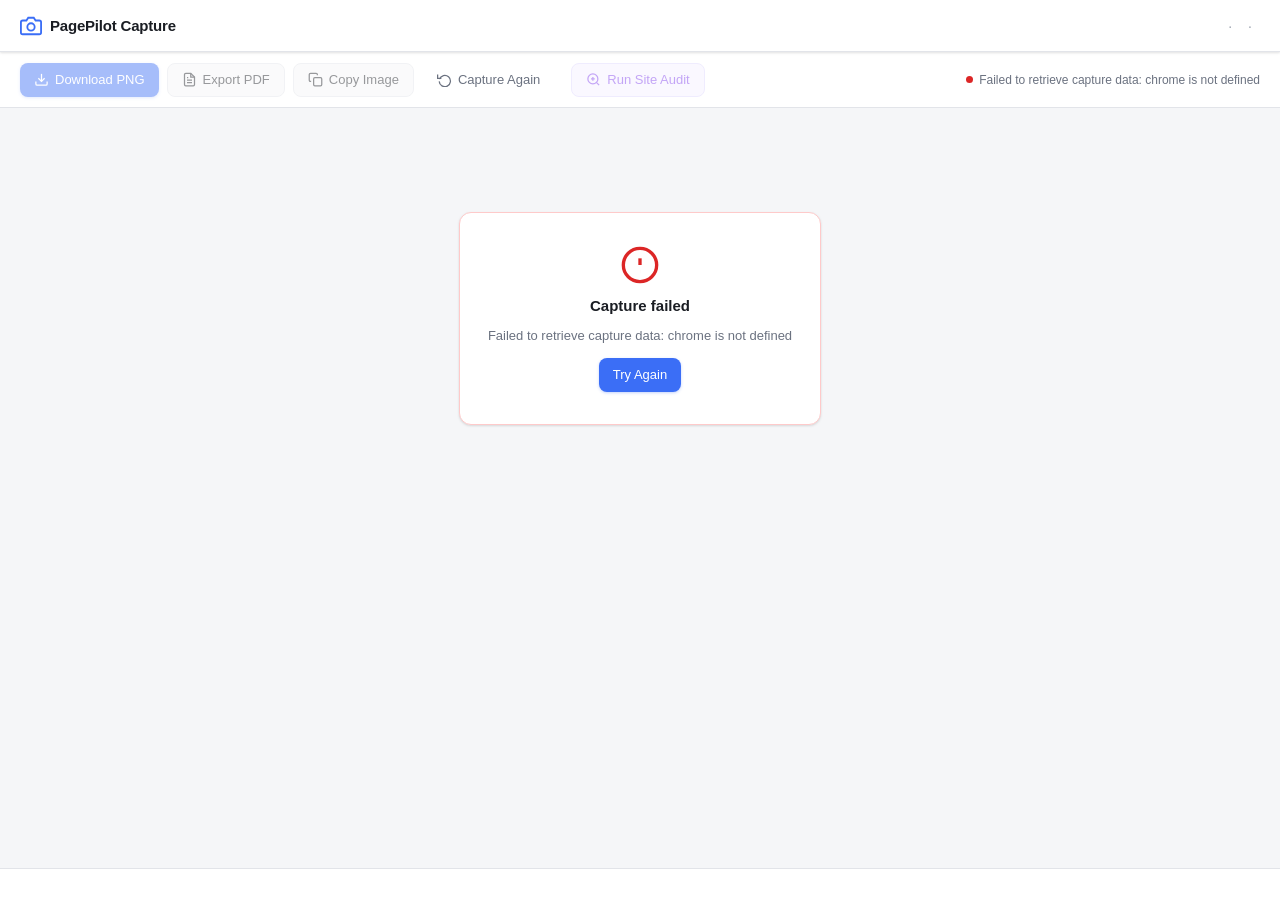
<file: results.html>
<!DOCTYPE html>
<html lang="en">
<head>
  <meta charset="UTF-8" />
  <meta name="viewport" content="width=device-width, initial-scale=1.0" />
  <title>PagePilot Capture — Preview</title>
  <link rel="stylesheet" href="results.css" />
</head>
<body>

  <div id="app">

    <!-- ── Top Header ──────────────────────────────────────────────────────── -->
    <header class="pp-header">
      <div class="pp-header-left">
        <svg class="pp-logo-icon" viewBox="0 0 24 24" fill="none" stroke="currentColor" stroke-width="2" aria-hidden="true">
          <path d="M23 19a2 2 0 0 1-2 2H3a2 2 0 0 1-2-2V8a2 2 0 0 1 2-2h4l2-3h6l2 3h4a2 2 0 0 1 2 2z"/>
          <circle cx="12" cy="13" r="4"/>
        </svg>
        <span class="pp-brand">PagePilot Capture</span>
      </div>
      <div class="pp-header-meta" id="pageMeta">
        <span class="pp-meta-title" id="pageTitle" title=""></span>
        <span class="pp-meta-sep" aria-hidden="true">·</span>
        <a  class="pp-meta-url"   id="pageUrl"   href="#" target="_blank" rel="noopener noreferrer"></a>
        <span class="pp-meta-sep" aria-hidden="true">·</span>
        <span class="pp-meta-time" id="captureTime"></span>
      </div>
    </header>

    <!-- ── Action Toolbar ─────────────────────────────────────────────────── -->
    <div class="pp-toolbar" id="toolbar">
      <div class="pp-actions">

        <!-- Primary action -->
        <button class="pp-btn pp-btn--primary" id="btnDownloadPng" disabled aria-label="Download PNG">
          <svg viewBox="0 0 24 24" fill="none" stroke="currentColor" stroke-width="2" aria-hidden="true">
            <path d="M21 15v4a2 2 0 0 1-2 2H5a2 2 0 0 1-2-2v-4"/>
            <polyline points="7 10 12 15 17 10"/>
            <line x1="12" y1="15" x2="12" y2="3"/>
          </svg>
          Download PNG
        </button>

        <button class="pp-btn pp-btn--secondary" id="btnExportPdf" disabled aria-label="Export PDF">
          <svg viewBox="0 0 24 24" fill="none" stroke="currentColor" stroke-width="2" aria-hidden="true">
            <path d="M14 2H6a2 2 0 0 0-2 2v16a2 2 0 0 0 2 2h12a2 2 0 0 0 2-2V8z"/>
            <polyline points="14 2 14 8 20 8"/>
            <line x1="16" y1="13" x2="8" y2="13"/>
            <line x1="16" y1="17" x2="8" y2="17"/>
            <polyline points="10 9 9 9 8 9"/>
          </svg>
          Export PDF
        </button>

        <button class="pp-btn pp-btn--secondary" id="btnCopyClipboard" disabled aria-label="Copy image to clipboard">
          <svg viewBox="0 0 24 24" fill="none" stroke="currentColor" stroke-width="2" aria-hidden="true">
            <rect x="9" y="9" width="13" height="13" rx="2" ry="2"/>
            <path d="M5 15H4a2 2 0 0 1-2-2V4a2 2 0 0 1 2-2h9a2 2 0 0 1 2 2v1"/>
          </svg>
          Copy Image
        </button>

        <button class="pp-btn pp-btn--ghost" id="btnCaptureAgain" aria-label="Close preview and capture again">
          <svg viewBox="0 0 24 24" fill="none" stroke="currentColor" stroke-width="2" aria-hidden="true">
            <polyline points="1 4 1 10 7 10"/>
            <path d="M3.51 15a9 9 0 1 0 .49-3.54"/>
          </svg>
          Capture Again
        </button>

        <!-- ── Bonus: Site Audit Placeholder ──────────────────────────────── -->
        <!--
          Hidden by default. Shown when the "enableSiteAudit" flag is set in
          chrome.storage.local. Not yet implemented — wired for future expansion.
        -->
        <button class="pp-btn pp-btn--audit" id="btnSiteAudit" disabled aria-label="Run a quick site audit on this page">
          <svg viewBox="0 0 24 24" fill="none" stroke="currentColor" stroke-width="2" aria-hidden="true">
            <circle cx="11" cy="11" r="8"/>
            <line x1="21" y1="21" x2="16.65" y2="16.65"/>
            <line x1="11" y1="8" x2="11" y2="14"/>
            <line x1="8" y1="11" x2="14" y2="11"/>
          </svg>
          Run Site Audit
        </button>

      </div>

      <div class="pp-status-wrap">
        <span class="pp-status-dot" id="statusDot" aria-hidden="true"></span>
        <span class="pp-status" id="statusText" role="status" aria-live="polite">Connecting…</span>
      </div>
    </div>

    <!-- ── Preview Area ───────────────────────────────────────────────────── -->
    <main class="pp-preview-area" id="previewArea">

      <!-- Loading spinner (visible while stitching) -->
      <div class="pp-loading" id="loadingSpinner">
        <div class="pp-spinner" aria-hidden="true"></div>
        <p class="pp-loading-label" id="loadingText">Preparing your screenshot…</p>
      </div>

      <!-- Error state -->
      <div class="pp-error-box" id="errorBox" style="display:none" role="alert">
        <svg class="pp-error-icon" viewBox="0 0 24 24" fill="none" stroke="currentColor" stroke-width="2" aria-hidden="true">
          <circle cx="12" cy="12" r="10"/>
          <line x1="12" y1="8" x2="12" y2="12"/>
          <line x1="12" y1="16" x2="12.01" y2="16"/>
        </svg>
        <p class="pp-error-heading">Capture failed</p>
        <p class="pp-error-msg" id="errorMsg"></p>
        <button class="pp-btn pp-btn--primary" id="btnErrorRetry">
          Try Again
        </button>
      </div>

      <!-- Screenshot canvas (hidden until stitching complete) -->
      <div class="pp-canvas-wrapper" id="canvasWrapper" style="display:none">
        <div class="pp-canvas-stack">
          <canvas id="previewCanvas" aria-label="Full-page screenshot preview"></canvas>
          <!-- Overlay canvas: drawn above previewCanvas; shows the fold line.
               pointer-events:none so mouse/click events pass through to previewCanvas. -->
          <canvas id="overlayCanvas" aria-hidden="true"></canvas>
        </div>
      </div>

      <!-- Audit panel (shown below canvas after a Site Audit run) -->
      <div class="pp-audit-panel" id="auditPanel" style="display:none" aria-live="polite">
        <!-- Summary bar (score + counts) is injected here by results.js -->
        <div class="pp-audit-header" id="auditHeader"></div>
        <!-- Grouped check cards are injected here by results.js -->
        <div class="pp-audit-sections" id="auditSections"></div>
      </div>

    </main>

    <!-- ── Footer ─────────────────────────────────────────────────────────── -->
    <footer class="pp-footer">
      <span id="dimensionInfo" class="pp-footer-dims"></span>
    </footer>

  </div><!-- /#app -->

  <script src="results.js"></script>
</body>
</html>
</file>
<file: results.css>
/* ─── PagePilot Capture — Results Page Styles ──────────────────────────────── */

/* Custom properties */
:root {
  --pp-bg:          #f5f6f8;
  --pp-surface:     #ffffff;
  --pp-border:      #e2e4e9;
  --pp-text:        #1a1d23;
  --pp-text-soft:   #6b7280;
  --pp-text-xsoft:  #9ca3af;
  --pp-accent:      #3b6ef6;
  --pp-accent-dk:   #2555d4;
  --pp-accent-bg:   #eff3fe;
  --pp-success:     #16a34a;
  --pp-warn:        #d97706;
  --pp-danger:      #dc2626;
  --pp-audit:       #7c3aed;
  --pp-radius:      8px;
  --pp-radius-lg:   12px;
  --pp-shadow-sm:   0 1px 3px rgba(0,0,0,.08), 0 1px 2px rgba(0,0,0,.05);
  --pp-shadow-md:   0 4px 12px rgba(0,0,0,.1);
  --pp-font:        -apple-system, BlinkMacSystemFont, 'Segoe UI', Roboto, Helvetica, Arial, sans-serif;
  --pp-mono:        'SF Mono', 'Fira Code', Consolas, monospace;
  --pp-header-h:    52px;
  --pp-toolbar-h:   56px;
  --pp-footer-h:    32px;
}

/* ─── Reset & Base ──────────────────────────────────────────────────────────── */

*, *::before, *::after {
  box-sizing: border-box;
  margin: 0;
  padding: 0;
}

html, body {
  height: 100%;
  font-family: var(--pp-font);
  font-size: 14px;
  background: var(--pp-bg);
  color: var(--pp-text);
  -webkit-font-smoothing: antialiased;
}

#app {
  display: flex;
  flex-direction: column;
  height: 100vh;
  overflow: hidden;
}

/* ─── Header ────────────────────────────────────────────────────────────────── */

.pp-header {
  display: flex;
  align-items: center;
  justify-content: space-between;
  gap: 16px;
  height: var(--pp-header-h);
  padding: 0 20px;
  background: var(--pp-surface);
  border-bottom: 1px solid var(--pp-border);
  box-shadow: var(--pp-shadow-sm);
  flex-shrink: 0;
  z-index: 10;
}

.pp-header-left {
  display: flex;
  align-items: center;
  gap: 8px;
  flex-shrink: 0;
}

.pp-logo-icon {
  width: 22px;
  height: 22px;
  color: var(--pp-accent);
  flex-shrink: 0;
}

.pp-brand {
  font-size: 15px;
  font-weight: 600;
  letter-spacing: -0.2px;
  color: var(--pp-text);
}

.pp-header-meta {
  display: flex;
  align-items: center;
  gap: 8px;
  min-width: 0;
  overflow: hidden;
}

.pp-meta-title {
  font-weight: 500;
  color: var(--pp-text);
  white-space: nowrap;
  overflow: hidden;
  text-overflow: ellipsis;
  max-width: 260px;
}

.pp-meta-sep {
  color: var(--pp-text-xsoft);
  flex-shrink: 0;
}

.pp-meta-url {
  color: var(--pp-text-soft);
  text-decoration: none;
  font-size: 12px;
  font-family: var(--pp-mono);
  white-space: nowrap;
  overflow: hidden;
  text-overflow: ellipsis;
  max-width: 300px;
}

.pp-meta-url:hover {
  color: var(--pp-accent);
  text-decoration: underline;
}

.pp-meta-time {
  color: var(--pp-text-xsoft);
  font-size: 12px;
  white-space: nowrap;
  flex-shrink: 0;
}

/* ─── Toolbar ───────────────────────────────────────────────────────────────── */

.pp-toolbar {
  display: flex;
  align-items: center;
  justify-content: space-between;
  gap: 12px;
  height: var(--pp-toolbar-h);
  padding: 0 20px;
  background: var(--pp-surface);
  border-bottom: 1px solid var(--pp-border);
  flex-shrink: 0;
}

.pp-actions {
  display: flex;
  align-items: center;
  gap: 8px;
}

/* ─── Buttons ───────────────────────────────────────────────────────────────── */

.pp-btn {
  display: inline-flex;
  align-items: center;
  gap: 6px;
  height: 34px;
  padding: 0 14px;
  border: none;
  border-radius: var(--pp-radius);
  font-family: var(--pp-font);
  font-size: 13px;
  font-weight: 500;
  cursor: pointer;
  white-space: nowrap;
  transition: background 0.15s, color 0.15s, box-shadow 0.15s, transform 0.1s;
  outline-offset: 2px;
}

.pp-btn svg {
  width: 15px;
  height: 15px;
  flex-shrink: 0;
}

.pp-btn:active {
  transform: scale(0.97);
}

.pp-btn:disabled {
  opacity: 0.45;
  cursor: not-allowed;
  pointer-events: none;
}

/* Primary */
.pp-btn--primary {
  background: var(--pp-accent);
  color: #fff;
  box-shadow: 0 1px 3px rgba(59,110,246,.3);
}

.pp-btn--primary:hover:not(:disabled) {
  background: var(--pp-accent-dk);
  box-shadow: 0 2px 6px rgba(59,110,246,.4);
}

/* Secondary */
.pp-btn--secondary {
  background: var(--pp-bg);
  color: var(--pp-text);
  border: 1px solid var(--pp-border);
}

.pp-btn--secondary:hover:not(:disabled) {
  background: var(--pp-border);
}

/* Ghost */
.pp-btn--ghost {
  background: transparent;
  color: var(--pp-text-soft);
  border: 1px solid transparent;
}

.pp-btn--ghost:hover:not(:disabled) {
  background: var(--pp-bg);
  border-color: var(--pp-border);
  color: var(--pp-text);
}

/* Audit (bonus feature placeholder) */
.pp-btn--audit {
  background: #f5f0ff;
  color: var(--pp-audit);
  border: 1px solid #ddd6fe;
  margin-left: 8px;
}

.pp-btn--audit:hover:not(:disabled) {
  background: #ede9fe;
}

/* ─── Status Row ────────────────────────────────────────────────────────────── */

.pp-status-wrap {
  display: flex;
  align-items: center;
  gap: 6px;
  flex-shrink: 0;
}

.pp-status-dot {
  width: 7px;
  height: 7px;
  border-radius: 50%;
  background: var(--pp-text-xsoft);
  flex-shrink: 0;
  transition: background 0.3s;
}

.pp-status-dot.is-active   { background: var(--pp-accent);  animation: pp-pulse 1.4s ease-in-out infinite; }
.pp-status-dot.is-success  { background: var(--pp-success); }
.pp-status-dot.is-error    { background: var(--pp-danger);  }

@keyframes pp-pulse {
  0%, 100% { opacity: 1; }
  50%       { opacity: 0.35; }
}

.pp-status {
  font-size: 12px;
  color: var(--pp-text-soft);
  max-width: 360px;
  white-space: nowrap;
  overflow: hidden;
  text-overflow: ellipsis;
}

/* ─── Preview Area ──────────────────────────────────────────────────────────── */

.pp-preview-area {
  flex: 1;
  overflow-y: auto;
  overflow-x: auto;
  padding: 24px;
  display: flex;
  align-items: flex-start;
  justify-content: center;
  background: var(--pp-bg);
}

/* ─── Loading ───────────────────────────────────────────────────────────────── */

.pp-loading {
  display: flex;
  flex-direction: column;
  align-items: center;
  gap: 16px;
  margin-top: 80px;
}

.pp-spinner {
  width: 36px;
  height: 36px;
  border: 3px solid var(--pp-border);
  border-top-color: var(--pp-accent);
  border-radius: 50%;
  animation: pp-spin 0.75s linear infinite;
}

@keyframes pp-spin {
  to { transform: rotate(360deg); }
}

.pp-loading-label {
  color: var(--pp-text-soft);
  font-size: 13px;
}

/* ─── Error Box ─────────────────────────────────────────────────────────────── */

.pp-error-box {
  display: flex;
  flex-direction: column;
  align-items: center;
  gap: 12px;
  max-width: 420px;
  margin-top: 80px;
  padding: 32px 28px;
  background: var(--pp-surface);
  border: 1px solid #fecaca;
  border-radius: var(--pp-radius-lg);
  box-shadow: var(--pp-shadow-sm);
  text-align: center;
}

.pp-error-icon {
  width: 40px;
  height: 40px;
  color: var(--pp-danger);
  flex-shrink: 0;
}

.pp-error-heading {
  font-weight: 600;
  font-size: 15px;
  color: var(--pp-text);
}

.pp-error-msg {
  font-size: 13px;
  color: var(--pp-text-soft);
  line-height: 1.5;
}

/* ─── Canvas Wrapper ────────────────────────────────────────────────────────── */

.pp-canvas-wrapper {
  display: flex;
  justify-content: center;
}

/* Stack sits between the canvas wrapper and the individual canvas elements.
   position:relative lets overlayCanvas be absolutely positioned on top. */
.pp-canvas-stack {
  position: relative;
  display: inline-block; /* shrink-wrap the canvas width */
}

#previewCanvas {
  display: block;
  max-width: 100%;
  height: auto;
  border-radius: var(--pp-radius);
  box-shadow: var(--pp-shadow-md);
  background: #fff;
}

/* Overlay canvas sits exactly on top of previewCanvas via absolute positioning.
   pointer-events:none keeps all mouse interactions on the canvas below. */
#overlayCanvas {
  position: absolute;
  top: 0;
  left: 0;
  width: 100%;
  height: 100%;
  pointer-events: none;
  border-radius: var(--pp-radius);
}

/* ─── Audit Panel ───────────────────────────────────────────────────────────── */

.pp-audit-panel {
  width: 100%;
  max-width: 860px;
  margin: 0 auto 24px;
  border-radius: var(--pp-radius-lg);
  overflow: hidden;
  box-shadow: var(--pp-shadow-sm);
  border: 1px solid #ddd6fe;
}

/* Summary bar at the top of the panel */
.pp-audit-header {
  display: flex;
  align-items: center;
  gap: 16px;
  padding: 14px 20px;
  background: #f5f0ff;
  border-bottom: 1px solid #ddd6fe;
  flex-wrap: wrap;
}

.pp-audit-title {
  font-weight: 600;
  font-size: 14px;
  color: var(--pp-audit);
  display: flex;
  align-items: center;
  gap: 6px;
}

.pp-audit-title svg {
  width: 16px;
  height: 16px;
  flex-shrink: 0;
}

.pp-audit-counts {
  display: flex;
  align-items: center;
  gap: 8px;
  margin-left: auto;
  flex-wrap: wrap;
}

/* Coloured badge chips */
.pp-badge {
  display: inline-flex;
  align-items: center;
  gap: 4px;
  padding: 2px 9px;
  border-radius: 999px;
  font-size: 12px;
  font-weight: 500;
  white-space: nowrap;
}

.pp-badge--ok {
  background: #dcfce7;
  color: #15803d;
}

.pp-badge--warn {
  background: #fef9c3;
  color: #a16207;
}

.pp-badge--miss {
  background: #fee2e2;
  color: #b91c1c;
}

/* ── Section groups ─────────────────────────────────────────────────────────── */

.pp-audit-sections {
  background: var(--pp-surface);
}

.pp-audit-group {
  border-bottom: 1px solid var(--pp-border);
}

.pp-audit-group:last-child {
  border-bottom: none;
}

/* Collapsible group header (<summary> inside <details>) */
.pp-audit-group-summary {
  display: flex;
  align-items: center;
  gap: 10px;
  padding: 11px 20px;
  cursor: pointer;
  user-select: none;
  list-style: none;
  background: var(--pp-bg);
  font-weight: 600;
  font-size: 13px;
  color: var(--pp-text);
  border-bottom: 1px solid var(--pp-border);
  outline-offset: 2px;
}

.pp-audit-group-summary::-webkit-details-marker { display: none; }

.pp-audit-group-summary .pp-toggle-icon {
  width: 14px;
  height: 14px;
  flex-shrink: 0;
  color: var(--pp-text-soft);
  transition: transform 0.2s;
  margin-left: auto;
}

details[open] .pp-audit-group-summary .pp-toggle-icon {
  transform: rotate(180deg);
}

.pp-audit-group-badges {
  display: flex;
  gap: 6px;
  flex-wrap: wrap;
}

/* ── Individual check rows ────────────────────────────────────────────────────── */

.pp-audit-check {
  display: grid;
  grid-template-columns: 20px 1fr auto;
  align-items: start;
  gap: 8px 12px;
  padding: 12px 20px;
  border-bottom: 1px solid var(--pp-border);
}

.pp-audit-check:last-child {
  border-bottom: none;
}

/* Status indicator dot */
.pp-check-dot {
  width: 10px;
  height: 10px;
  border-radius: 50%;
  margin-top: 3px;
  flex-shrink: 0;
}

.pp-check-dot--ok     { background: var(--pp-success); }
.pp-check-dot--warn   { background: var(--pp-warn); }
.pp-check-dot--miss   { background: var(--pp-danger); }

/* Check name + detail text */
.pp-check-body {
  min-width: 0;
}

.pp-check-name {
  font-weight: 500;
  font-size: 13px;
  color: var(--pp-text);
  margin-bottom: 2px;
}

.pp-check-detail {
  font-size: 12px;
  color: var(--pp-text-soft);
  line-height: 1.45;
}

.pp-check-suggestion {
  font-size: 12px;
  color: var(--pp-audit);
  line-height: 1.45;
  margin-top: 4px;
  font-style: italic;
}

/* ── Fold overlay legend ────────────────────────────────────────────────────── */

.pp-fold-legend {
  display: inline-flex;
  align-items: center;
  gap: 5px;
  font-size: 12px;
  color: var(--pp-text-soft);
  margin-left: 4px;
}

.pp-fold-legend-line {
  display: inline-block;
  width: 28px;
  height: 2px;
  background: repeating-linear-gradient(
    to right,
    #ef4444 0, #ef4444 4px,
    transparent 4px, transparent 8px
  );
  vertical-align: middle;
}

/* ─── Footer ────────────────────────────────────────────────────────────────── */

.pp-footer {
  display: flex;
  align-items: center;
  justify-content: flex-end;
  height: var(--pp-footer-h);
  padding: 0 20px;
  background: var(--pp-surface);
  border-top: 1px solid var(--pp-border);
  flex-shrink: 0;
}

.pp-footer-dims {
  font-size: 11px;
  font-family: var(--pp-mono);
  color: var(--pp-text-xsoft);
}

/* ─── Responsive ────────────────────────────────────────────────────────────── */

@media (max-width: 720px) {
  .pp-header-meta    { display: none; }
  .pp-actions        { flex-wrap: wrap; }
  .pp-toolbar        { height: auto; padding: 10px 14px; }
  .pp-preview-area   { padding: 12px; }
}
</file>
